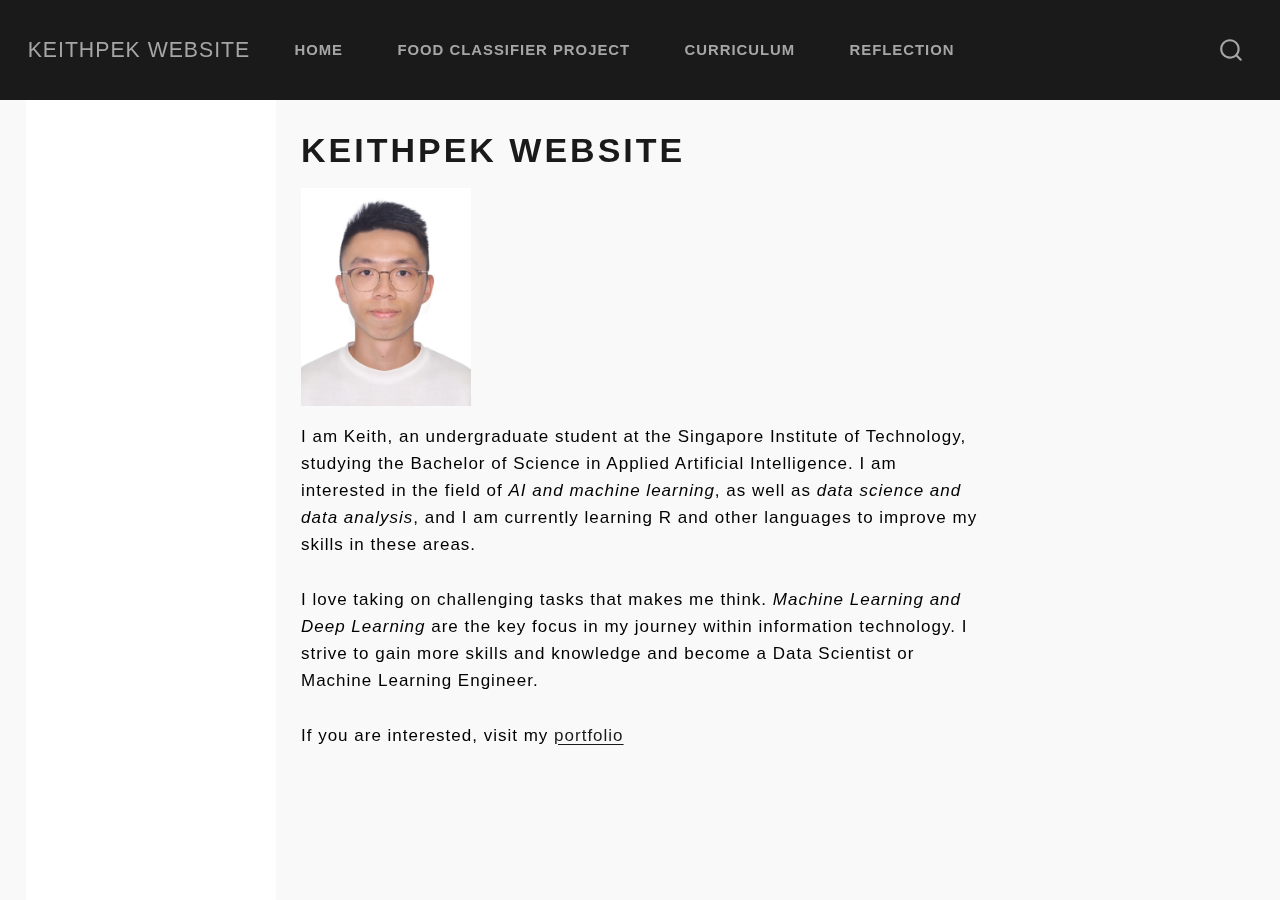
<file: docs/index.html>
<!DOCTYPE html>
<html xmlns="http://www.w3.org/1999/xhtml" lang="en" xml:lang="en"><head>

<meta charset="utf-8">
<meta name="generator" content="quarto-1.6.42">

<meta name="viewport" content="width=device-width, initial-scale=1.0, user-scalable=yes">


<title>Keithpek website</title>
<style>
code{white-space: pre-wrap;}
span.smallcaps{font-variant: small-caps;}
div.columns{display: flex; gap: min(4vw, 1.5em);}
div.column{flex: auto; overflow-x: auto;}
div.hanging-indent{margin-left: 1.5em; text-indent: -1.5em;}
ul.task-list{list-style: none;}
ul.task-list li input[type="checkbox"] {
  width: 0.8em;
  margin: 0 0.8em 0.2em -1em; /* quarto-specific, see https://github.com/quarto-dev/quarto-cli/issues/4556 */ 
  vertical-align: middle;
}
</style>


<script src="site_libs/quarto-nav/quarto-nav.js"></script>
<script src="site_libs/quarto-nav/headroom.min.js"></script>
<script src="site_libs/clipboard/clipboard.min.js"></script>
<script src="site_libs/quarto-search/autocomplete.umd.js"></script>
<script src="site_libs/quarto-search/fuse.min.js"></script>
<script src="site_libs/quarto-search/quarto-search.js"></script>
<meta name="quarto:offset" content="./">
<link href="./favicon.ico" rel="icon">
<script src="site_libs/quarto-html/quarto.js"></script>
<script src="site_libs/quarto-html/popper.min.js"></script>
<script src="site_libs/quarto-html/tippy.umd.min.js"></script>
<script src="site_libs/quarto-html/anchor.min.js"></script>
<link href="site_libs/quarto-html/tippy.css" rel="stylesheet">
<link href="site_libs/quarto-html/quarto-syntax-highlighting-2f5df379a58b258e96c21c0638c20c03.css" rel="stylesheet" id="quarto-text-highlighting-styles">
<script src="site_libs/bootstrap/bootstrap.min.js"></script>
<link href="site_libs/bootstrap/bootstrap-icons.css" rel="stylesheet">
<link href="site_libs/bootstrap/bootstrap-bf19b75f51ea680c8de03e84aa65eabd.min.css" rel="stylesheet" append-hash="true" id="quarto-bootstrap" data-mode="light">
<script id="quarto-search-options" type="application/json">{
  "location": "navbar",
  "copy-button": false,
  "collapse-after": 3,
  "panel-placement": "end",
  "type": "overlay",
  "limit": 50,
  "keyboard-shortcut": [
    "f",
    "/",
    "s"
  ],
  "show-item-context": false,
  "language": {
    "search-no-results-text": "No results",
    "search-matching-documents-text": "matching documents",
    "search-copy-link-title": "Copy link to search",
    "search-hide-matches-text": "Hide additional matches",
    "search-more-match-text": "more match in this document",
    "search-more-matches-text": "more matches in this document",
    "search-clear-button-title": "Clear",
    "search-text-placeholder": "",
    "search-detached-cancel-button-title": "Cancel",
    "search-submit-button-title": "Submit",
    "search-label": "Search"
  }
}</script>


<link rel="stylesheet" href="styles.css">
</head>

<body class="floating nav-fixed">

<div id="quarto-search-results"></div>
  <header id="quarto-header" class="headroom fixed-top">
    <nav class="navbar navbar-expand-lg " data-bs-theme="dark">
      <div class="navbar-container container-fluid">
      <div class="navbar-brand-container mx-auto">
    <a class="navbar-brand" href="./index.html">
    <span class="navbar-title">Keithpek website</span>
    </a>
  </div>
            <div id="quarto-search" class="" title="Search"></div>
          <button class="navbar-toggler" type="button" data-bs-toggle="collapse" data-bs-target="#navbarCollapse" aria-controls="navbarCollapse" role="menu" aria-expanded="false" aria-label="Toggle navigation" onclick="if (window.quartoToggleHeadroom) { window.quartoToggleHeadroom(); }">
  <span class="navbar-toggler-icon"></span>
</button>
          <div class="collapse navbar-collapse" id="navbarCollapse">
            <ul class="navbar-nav navbar-nav-scroll me-auto">
  <li class="nav-item">
    <a class="nav-link active" href="./index.html" aria-current="page"> 
<span class="menu-text">Home</span></a>
  </li>  
  <li class="nav-item">
    <a class="nav-link" href="./fcproject.html"> 
<span class="menu-text">Food classifier Project</span></a>
  </li>  
  <li class="nav-item">
    <a class="nav-link" href="./curriculum.html"> 
<span class="menu-text">Curriculum</span></a>
  </li>  
  <li class="nav-item">
    <a class="nav-link" href="./reflection.html"> 
<span class="menu-text">Reflection</span></a>
  </li>  
</ul>
          </div> <!-- /navcollapse -->
            <div class="quarto-navbar-tools">
</div>
      </div> <!-- /container-fluid -->
    </nav>
</header>
<!-- content -->
<div id="quarto-content" class="quarto-container page-columns page-rows-contents page-layout-article page-navbar">
<!-- sidebar -->
  <nav id="quarto-sidebar" class="sidebar collapse collapse-horizontal quarto-sidebar-collapse-item sidebar-navigation floating overflow-auto">
    
</nav>
<div id="quarto-sidebar-glass" class="quarto-sidebar-collapse-item" data-bs-toggle="collapse" data-bs-target=".quarto-sidebar-collapse-item"></div>
<!-- margin-sidebar -->
    <div id="quarto-margin-sidebar" class="sidebar margin-sidebar zindex-bottom">
    </div>
<!-- main -->
<main class="content" id="quarto-document-content">

<header id="title-block-header" class="quarto-title-block default">
<div class="quarto-title">
<h1 class="title">Keithpek website</h1>
</div>



<div class="quarto-title-meta">

    
  
    
  </div>
  


</header>


<div style="float:left; position: relative; top: 0px">
<p><img src="img/keith_pic.jpeg" style="margin-right: 10px; align: left;width:25.0%;height:25.0%"></p>
</div>
<p>I am Keith, an undergraduate student at the Singapore Institute of Technology, studying the <strong>Bachelor of Science in Applied Artificial Intelligence</strong>. I am interested in the field of <em>AI and machine learning</em>, as well as <em>data science and data analysis</em>, and I am currently learning R and other languages to improve my skills in these areas. <br> <br> I love taking on challenging tasks that makes me think. <em>Machine Learning and Deep Learning</em> are the key focus in my journey within information technology. I strive to gain more skills and knowledge and become a Data Scientist or Machine Learning Engineer. <br> <br> If you are interested, visit my <a href="https://keithpek.wixsite.com/portfolio">portfolio</a></p>



</main> <!-- /main -->
<script id="quarto-html-after-body" type="application/javascript">
window.document.addEventListener("DOMContentLoaded", function (event) {
  const toggleBodyColorMode = (bsSheetEl) => {
    const mode = bsSheetEl.getAttribute("data-mode");
    const bodyEl = window.document.querySelector("body");
    if (mode === "dark") {
      bodyEl.classList.add("quarto-dark");
      bodyEl.classList.remove("quarto-light");
    } else {
      bodyEl.classList.add("quarto-light");
      bodyEl.classList.remove("quarto-dark");
    }
  }
  const toggleBodyColorPrimary = () => {
    const bsSheetEl = window.document.querySelector("link#quarto-bootstrap");
    if (bsSheetEl) {
      toggleBodyColorMode(bsSheetEl);
    }
  }
  toggleBodyColorPrimary();  
  const icon = "";
  const anchorJS = new window.AnchorJS();
  anchorJS.options = {
    placement: 'right',
    icon: icon
  };
  anchorJS.add('.anchored');
  const isCodeAnnotation = (el) => {
    for (const clz of el.classList) {
      if (clz.startsWith('code-annotation-')) {                     
        return true;
      }
    }
    return false;
  }
  const onCopySuccess = function(e) {
    // button target
    const button = e.trigger;
    // don't keep focus
    button.blur();
    // flash "checked"
    button.classList.add('code-copy-button-checked');
    var currentTitle = button.getAttribute("title");
    button.setAttribute("title", "Copied!");
    let tooltip;
    if (window.bootstrap) {
      button.setAttribute("data-bs-toggle", "tooltip");
      button.setAttribute("data-bs-placement", "left");
      button.setAttribute("data-bs-title", "Copied!");
      tooltip = new bootstrap.Tooltip(button, 
        { trigger: "manual", 
          customClass: "code-copy-button-tooltip",
          offset: [0, -8]});
      tooltip.show();    
    }
    setTimeout(function() {
      if (tooltip) {
        tooltip.hide();
        button.removeAttribute("data-bs-title");
        button.removeAttribute("data-bs-toggle");
        button.removeAttribute("data-bs-placement");
      }
      button.setAttribute("title", currentTitle);
      button.classList.remove('code-copy-button-checked');
    }, 1000);
    // clear code selection
    e.clearSelection();
  }
  const getTextToCopy = function(trigger) {
      const codeEl = trigger.previousElementSibling.cloneNode(true);
      for (const childEl of codeEl.children) {
        if (isCodeAnnotation(childEl)) {
          childEl.remove();
        }
      }
      return codeEl.innerText;
  }
  const clipboard = new window.ClipboardJS('.code-copy-button:not([data-in-quarto-modal])', {
    text: getTextToCopy
  });
  clipboard.on('success', onCopySuccess);
  if (window.document.getElementById('quarto-embedded-source-code-modal')) {
    const clipboardModal = new window.ClipboardJS('.code-copy-button[data-in-quarto-modal]', {
      text: getTextToCopy,
      container: window.document.getElementById('quarto-embedded-source-code-modal')
    });
    clipboardModal.on('success', onCopySuccess);
  }
    var localhostRegex = new RegExp(/^(?:http|https):\/\/localhost\:?[0-9]*\//);
    var mailtoRegex = new RegExp(/^mailto:/);
      var filterRegex = new RegExp('/' + window.location.host + '/');
    var isInternal = (href) => {
        return filterRegex.test(href) || localhostRegex.test(href) || mailtoRegex.test(href);
    }
    // Inspect non-navigation links and adorn them if external
 	var links = window.document.querySelectorAll('a[href]:not(.nav-link):not(.navbar-brand):not(.toc-action):not(.sidebar-link):not(.sidebar-item-toggle):not(.pagination-link):not(.no-external):not([aria-hidden]):not(.dropdown-item):not(.quarto-navigation-tool):not(.about-link)');
    for (var i=0; i<links.length; i++) {
      const link = links[i];
      if (!isInternal(link.href)) {
        // undo the damage that might have been done by quarto-nav.js in the case of
        // links that we want to consider external
        if (link.dataset.originalHref !== undefined) {
          link.href = link.dataset.originalHref;
        }
      }
    }
  function tippyHover(el, contentFn, onTriggerFn, onUntriggerFn) {
    const config = {
      allowHTML: true,
      maxWidth: 500,
      delay: 100,
      arrow: false,
      appendTo: function(el) {
          return el.parentElement;
      },
      interactive: true,
      interactiveBorder: 10,
      theme: 'quarto',
      placement: 'bottom-start',
    };
    if (contentFn) {
      config.content = contentFn;
    }
    if (onTriggerFn) {
      config.onTrigger = onTriggerFn;
    }
    if (onUntriggerFn) {
      config.onUntrigger = onUntriggerFn;
    }
    window.tippy(el, config); 
  }
  const noterefs = window.document.querySelectorAll('a[role="doc-noteref"]');
  for (var i=0; i<noterefs.length; i++) {
    const ref = noterefs[i];
    tippyHover(ref, function() {
      // use id or data attribute instead here
      let href = ref.getAttribute('data-footnote-href') || ref.getAttribute('href');
      try { href = new URL(href).hash; } catch {}
      const id = href.replace(/^#\/?/, "");
      const note = window.document.getElementById(id);
      if (note) {
        return note.innerHTML;
      } else {
        return "";
      }
    });
  }
  const xrefs = window.document.querySelectorAll('a.quarto-xref');
  const processXRef = (id, note) => {
    // Strip column container classes
    const stripColumnClz = (el) => {
      el.classList.remove("page-full", "page-columns");
      if (el.children) {
        for (const child of el.children) {
          stripColumnClz(child);
        }
      }
    }
    stripColumnClz(note)
    if (id === null || id.startsWith('sec-')) {
      // Special case sections, only their first couple elements
      const container = document.createElement("div");
      if (note.children && note.children.length > 2) {
        container.appendChild(note.children[0].cloneNode(true));
        for (let i = 1; i < note.children.length; i++) {
          const child = note.children[i];
          if (child.tagName === "P" && child.innerText === "") {
            continue;
          } else {
            container.appendChild(child.cloneNode(true));
            break;
          }
        }
        if (window.Quarto?.typesetMath) {
          window.Quarto.typesetMath(container);
        }
        return container.innerHTML
      } else {
        if (window.Quarto?.typesetMath) {
          window.Quarto.typesetMath(note);
        }
        return note.innerHTML;
      }
    } else {
      // Remove any anchor links if they are present
      const anchorLink = note.querySelector('a.anchorjs-link');
      if (anchorLink) {
        anchorLink.remove();
      }
      if (window.Quarto?.typesetMath) {
        window.Quarto.typesetMath(note);
      }
      if (note.classList.contains("callout")) {
        return note.outerHTML;
      } else {
        return note.innerHTML;
      }
    }
  }
  for (var i=0; i<xrefs.length; i++) {
    const xref = xrefs[i];
    tippyHover(xref, undefined, function(instance) {
      instance.disable();
      let url = xref.getAttribute('href');
      let hash = undefined; 
      if (url.startsWith('#')) {
        hash = url;
      } else {
        try { hash = new URL(url).hash; } catch {}
      }
      if (hash) {
        const id = hash.replace(/^#\/?/, "");
        const note = window.document.getElementById(id);
        if (note !== null) {
          try {
            const html = processXRef(id, note.cloneNode(true));
            instance.setContent(html);
          } finally {
            instance.enable();
            instance.show();
          }
        } else {
          // See if we can fetch this
          fetch(url.split('#')[0])
          .then(res => res.text())
          .then(html => {
            const parser = new DOMParser();
            const htmlDoc = parser.parseFromString(html, "text/html");
            const note = htmlDoc.getElementById(id);
            if (note !== null) {
              const html = processXRef(id, note);
              instance.setContent(html);
            } 
          }).finally(() => {
            instance.enable();
            instance.show();
          });
        }
      } else {
        // See if we can fetch a full url (with no hash to target)
        // This is a special case and we should probably do some content thinning / targeting
        fetch(url)
        .then(res => res.text())
        .then(html => {
          const parser = new DOMParser();
          const htmlDoc = parser.parseFromString(html, "text/html");
          const note = htmlDoc.querySelector('main.content');
          if (note !== null) {
            // This should only happen for chapter cross references
            // (since there is no id in the URL)
            // remove the first header
            if (note.children.length > 0 && note.children[0].tagName === "HEADER") {
              note.children[0].remove();
            }
            const html = processXRef(null, note);
            instance.setContent(html);
          } 
        }).finally(() => {
          instance.enable();
          instance.show();
        });
      }
    }, function(instance) {
    });
  }
      let selectedAnnoteEl;
      const selectorForAnnotation = ( cell, annotation) => {
        let cellAttr = 'data-code-cell="' + cell + '"';
        let lineAttr = 'data-code-annotation="' +  annotation + '"';
        const selector = 'span[' + cellAttr + '][' + lineAttr + ']';
        return selector;
      }
      const selectCodeLines = (annoteEl) => {
        const doc = window.document;
        const targetCell = annoteEl.getAttribute("data-target-cell");
        const targetAnnotation = annoteEl.getAttribute("data-target-annotation");
        const annoteSpan = window.document.querySelector(selectorForAnnotation(targetCell, targetAnnotation));
        const lines = annoteSpan.getAttribute("data-code-lines").split(",");
        const lineIds = lines.map((line) => {
          return targetCell + "-" + line;
        })
        let top = null;
        let height = null;
        let parent = null;
        if (lineIds.length > 0) {
            //compute the position of the single el (top and bottom and make a div)
            const el = window.document.getElementById(lineIds[0]);
            top = el.offsetTop;
            height = el.offsetHeight;
            parent = el.parentElement.parentElement;
          if (lineIds.length > 1) {
            const lastEl = window.document.getElementById(lineIds[lineIds.length - 1]);
            const bottom = lastEl.offsetTop + lastEl.offsetHeight;
            height = bottom - top;
          }
          if (top !== null && height !== null && parent !== null) {
            // cook up a div (if necessary) and position it 
            let div = window.document.getElementById("code-annotation-line-highlight");
            if (div === null) {
              div = window.document.createElement("div");
              div.setAttribute("id", "code-annotation-line-highlight");
              div.style.position = 'absolute';
              parent.appendChild(div);
            }
            div.style.top = top - 2 + "px";
            div.style.height = height + 4 + "px";
            div.style.left = 0;
            let gutterDiv = window.document.getElementById("code-annotation-line-highlight-gutter");
            if (gutterDiv === null) {
              gutterDiv = window.document.createElement("div");
              gutterDiv.setAttribute("id", "code-annotation-line-highlight-gutter");
              gutterDiv.style.position = 'absolute';
              const codeCell = window.document.getElementById(targetCell);
              const gutter = codeCell.querySelector('.code-annotation-gutter');
              gutter.appendChild(gutterDiv);
            }
            gutterDiv.style.top = top - 2 + "px";
            gutterDiv.style.height = height + 4 + "px";
          }
          selectedAnnoteEl = annoteEl;
        }
      };
      const unselectCodeLines = () => {
        const elementsIds = ["code-annotation-line-highlight", "code-annotation-line-highlight-gutter"];
        elementsIds.forEach((elId) => {
          const div = window.document.getElementById(elId);
          if (div) {
            div.remove();
          }
        });
        selectedAnnoteEl = undefined;
      };
        // Handle positioning of the toggle
    window.addEventListener(
      "resize",
      throttle(() => {
        elRect = undefined;
        if (selectedAnnoteEl) {
          selectCodeLines(selectedAnnoteEl);
        }
      }, 10)
    );
    function throttle(fn, ms) {
    let throttle = false;
    let timer;
      return (...args) => {
        if(!throttle) { // first call gets through
            fn.apply(this, args);
            throttle = true;
        } else { // all the others get throttled
            if(timer) clearTimeout(timer); // cancel #2
            timer = setTimeout(() => {
              fn.apply(this, args);
              timer = throttle = false;
            }, ms);
        }
      };
    }
      // Attach click handler to the DT
      const annoteDls = window.document.querySelectorAll('dt[data-target-cell]');
      for (const annoteDlNode of annoteDls) {
        annoteDlNode.addEventListener('click', (event) => {
          const clickedEl = event.target;
          if (clickedEl !== selectedAnnoteEl) {
            unselectCodeLines();
            const activeEl = window.document.querySelector('dt[data-target-cell].code-annotation-active');
            if (activeEl) {
              activeEl.classList.remove('code-annotation-active');
            }
            selectCodeLines(clickedEl);
            clickedEl.classList.add('code-annotation-active');
          } else {
            // Unselect the line
            unselectCodeLines();
            clickedEl.classList.remove('code-annotation-active');
          }
        });
      }
  const findCites = (el) => {
    const parentEl = el.parentElement;
    if (parentEl) {
      const cites = parentEl.dataset.cites;
      if (cites) {
        return {
          el,
          cites: cites.split(' ')
        };
      } else {
        return findCites(el.parentElement)
      }
    } else {
      return undefined;
    }
  };
  var bibliorefs = window.document.querySelectorAll('a[role="doc-biblioref"]');
  for (var i=0; i<bibliorefs.length; i++) {
    const ref = bibliorefs[i];
    const citeInfo = findCites(ref);
    if (citeInfo) {
      tippyHover(citeInfo.el, function() {
        var popup = window.document.createElement('div');
        citeInfo.cites.forEach(function(cite) {
          var citeDiv = window.document.createElement('div');
          citeDiv.classList.add('hanging-indent');
          citeDiv.classList.add('csl-entry');
          var biblioDiv = window.document.getElementById('ref-' + cite);
          if (biblioDiv) {
            citeDiv.innerHTML = biblioDiv.innerHTML;
          }
          popup.appendChild(citeDiv);
        });
        return popup.innerHTML;
      });
    }
  }
});
</script>
</div> <!-- /content -->




</body></html>
</file>
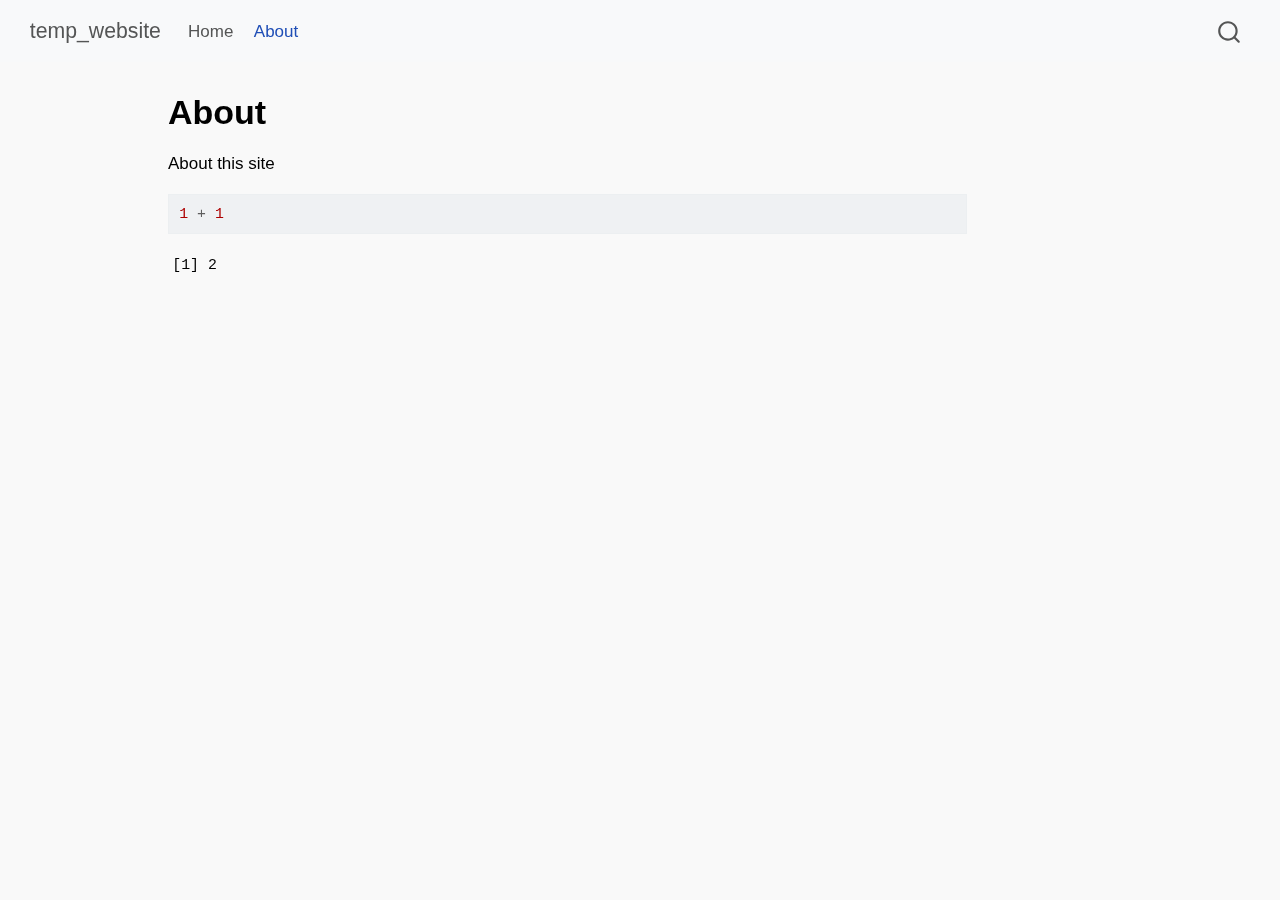
<file: docs/about.html>
<!DOCTYPE html>
<html xmlns="http://www.w3.org/1999/xhtml" lang="en" xml:lang="en"><head>

<meta charset="utf-8">
<meta name="generator" content="quarto-1.6.42">

<meta name="viewport" content="width=device-width, initial-scale=1.0, user-scalable=yes">


<title>About – temp_website</title>
<style>
code{white-space: pre-wrap;}
span.smallcaps{font-variant: small-caps;}
div.columns{display: flex; gap: min(4vw, 1.5em);}
div.column{flex: auto; overflow-x: auto;}
div.hanging-indent{margin-left: 1.5em; text-indent: -1.5em;}
ul.task-list{list-style: none;}
ul.task-list li input[type="checkbox"] {
  width: 0.8em;
  margin: 0 0.8em 0.2em -1em; /* quarto-specific, see https://github.com/quarto-dev/quarto-cli/issues/4556 */ 
  vertical-align: middle;
}
/* CSS for syntax highlighting */
pre > code.sourceCode { white-space: pre; position: relative; }
pre > code.sourceCode > span { line-height: 1.25; }
pre > code.sourceCode > span:empty { height: 1.2em; }
.sourceCode { overflow: visible; }
code.sourceCode > span { color: inherit; text-decoration: inherit; }
div.sourceCode { margin: 1em 0; }
pre.sourceCode { margin: 0; }
@media screen {
div.sourceCode { overflow: auto; }
}
@media print {
pre > code.sourceCode { white-space: pre-wrap; }
pre > code.sourceCode > span { display: inline-block; text-indent: -5em; padding-left: 5em; }
}
pre.numberSource code
  { counter-reset: source-line 0; }
pre.numberSource code > span
  { position: relative; left: -4em; counter-increment: source-line; }
pre.numberSource code > span > a:first-child::before
  { content: counter(source-line);
    position: relative; left: -1em; text-align: right; vertical-align: baseline;
    border: none; display: inline-block;
    -webkit-touch-callout: none; -webkit-user-select: none;
    -khtml-user-select: none; -moz-user-select: none;
    -ms-user-select: none; user-select: none;
    padding: 0 4px; width: 4em;
  }
pre.numberSource { margin-left: 3em;  padding-left: 4px; }
div.sourceCode
  {   }
@media screen {
pre > code.sourceCode > span > a:first-child::before { text-decoration: underline; }
}
</style>


<script src="site_libs/quarto-nav/quarto-nav.js"></script>
<script src="site_libs/quarto-nav/headroom.min.js"></script>
<script src="site_libs/clipboard/clipboard.min.js"></script>
<script src="site_libs/quarto-search/autocomplete.umd.js"></script>
<script src="site_libs/quarto-search/fuse.min.js"></script>
<script src="site_libs/quarto-search/quarto-search.js"></script>
<meta name="quarto:offset" content="./">
<script src="site_libs/quarto-html/quarto.js"></script>
<script src="site_libs/quarto-html/popper.min.js"></script>
<script src="site_libs/quarto-html/tippy.umd.min.js"></script>
<script src="site_libs/quarto-html/anchor.min.js"></script>
<link href="site_libs/quarto-html/tippy.css" rel="stylesheet">
<link href="site_libs/quarto-html/quarto-syntax-highlighting-2f5df379a58b258e96c21c0638c20c03.css" rel="stylesheet" id="quarto-text-highlighting-styles">
<script src="site_libs/bootstrap/bootstrap.min.js"></script>
<link href="site_libs/bootstrap/bootstrap-icons.css" rel="stylesheet">
<link href="site_libs/bootstrap/bootstrap-ddd961a2510921635943dfbbd19534c4.min.css" rel="stylesheet" append-hash="true" id="quarto-bootstrap" data-mode="light">
<script id="quarto-search-options" type="application/json">{
  "location": "navbar",
  "copy-button": false,
  "collapse-after": 3,
  "panel-placement": "end",
  "type": "overlay",
  "limit": 50,
  "keyboard-shortcut": [
    "f",
    "/",
    "s"
  ],
  "show-item-context": false,
  "language": {
    "search-no-results-text": "No results",
    "search-matching-documents-text": "matching documents",
    "search-copy-link-title": "Copy link to search",
    "search-hide-matches-text": "Hide additional matches",
    "search-more-match-text": "more match in this document",
    "search-more-matches-text": "more matches in this document",
    "search-clear-button-title": "Clear",
    "search-text-placeholder": "",
    "search-detached-cancel-button-title": "Cancel",
    "search-submit-button-title": "Submit",
    "search-label": "Search"
  }
}</script>


<link rel="stylesheet" href="styles.css">
</head>

<body class="nav-fixed">

<div id="quarto-search-results"></div>
  <header id="quarto-header" class="headroom fixed-top">
    <nav class="navbar navbar-expand-lg " data-bs-theme="dark">
      <div class="navbar-container container-fluid">
      <div class="navbar-brand-container mx-auto">
    <a class="navbar-brand" href="./index.html">
    <span class="navbar-title">temp_website</span>
    </a>
  </div>
            <div id="quarto-search" class="" title="Search"></div>
          <button class="navbar-toggler" type="button" data-bs-toggle="collapse" data-bs-target="#navbarCollapse" aria-controls="navbarCollapse" role="menu" aria-expanded="false" aria-label="Toggle navigation" onclick="if (window.quartoToggleHeadroom) { window.quartoToggleHeadroom(); }">
  <span class="navbar-toggler-icon"></span>
</button>
          <div class="collapse navbar-collapse" id="navbarCollapse">
            <ul class="navbar-nav navbar-nav-scroll me-auto">
  <li class="nav-item">
    <a class="nav-link" href="./index.html"> 
<span class="menu-text">Home</span></a>
  </li>  
  <li class="nav-item">
    <a class="nav-link active" href="./about.html" aria-current="page"> 
<span class="menu-text">About</span></a>
  </li>  
</ul>
          </div> <!-- /navcollapse -->
            <div class="quarto-navbar-tools">
</div>
      </div> <!-- /container-fluid -->
    </nav>
</header>
<!-- content -->
<div id="quarto-content" class="quarto-container page-columns page-rows-contents page-layout-article page-navbar">
<!-- sidebar -->
<!-- margin-sidebar -->
    <div id="quarto-margin-sidebar" class="sidebar margin-sidebar zindex-bottom">
        
    </div>
<!-- main -->
<main class="content" id="quarto-document-content">

<header id="title-block-header" class="quarto-title-block default">
<div class="quarto-title">
<h1 class="title">About</h1>
</div>



<div class="quarto-title-meta">

    
  
    
  </div>
  


</header>


<p>About this site</p>
<div class="cell">
<div class="sourceCode cell-code" id="cb1"><pre class="sourceCode r code-with-copy"><code class="sourceCode r"><span id="cb1-1"><a href="#cb1-1" aria-hidden="true" tabindex="-1"></a><span class="dv">1</span> <span class="sc">+</span> <span class="dv">1</span></span></code><button title="Copy to Clipboard" class="code-copy-button"><i class="bi"></i></button></pre></div>
<div class="cell-output cell-output-stdout">
<pre><code>[1] 2</code></pre>
</div>
</div>



</main> <!-- /main -->
<script id="quarto-html-after-body" type="application/javascript">
window.document.addEventListener("DOMContentLoaded", function (event) {
  const toggleBodyColorMode = (bsSheetEl) => {
    const mode = bsSheetEl.getAttribute("data-mode");
    const bodyEl = window.document.querySelector("body");
    if (mode === "dark") {
      bodyEl.classList.add("quarto-dark");
      bodyEl.classList.remove("quarto-light");
    } else {
      bodyEl.classList.add("quarto-light");
      bodyEl.classList.remove("quarto-dark");
    }
  }
  const toggleBodyColorPrimary = () => {
    const bsSheetEl = window.document.querySelector("link#quarto-bootstrap");
    if (bsSheetEl) {
      toggleBodyColorMode(bsSheetEl);
    }
  }
  toggleBodyColorPrimary();  
  const icon = "";
  const anchorJS = new window.AnchorJS();
  anchorJS.options = {
    placement: 'right',
    icon: icon
  };
  anchorJS.add('.anchored');
  const isCodeAnnotation = (el) => {
    for (const clz of el.classList) {
      if (clz.startsWith('code-annotation-')) {                     
        return true;
      }
    }
    return false;
  }
  const onCopySuccess = function(e) {
    // button target
    const button = e.trigger;
    // don't keep focus
    button.blur();
    // flash "checked"
    button.classList.add('code-copy-button-checked');
    var currentTitle = button.getAttribute("title");
    button.setAttribute("title", "Copied!");
    let tooltip;
    if (window.bootstrap) {
      button.setAttribute("data-bs-toggle", "tooltip");
      button.setAttribute("data-bs-placement", "left");
      button.setAttribute("data-bs-title", "Copied!");
      tooltip = new bootstrap.Tooltip(button, 
        { trigger: "manual", 
          customClass: "code-copy-button-tooltip",
          offset: [0, -8]});
      tooltip.show();    
    }
    setTimeout(function() {
      if (tooltip) {
        tooltip.hide();
        button.removeAttribute("data-bs-title");
        button.removeAttribute("data-bs-toggle");
        button.removeAttribute("data-bs-placement");
      }
      button.setAttribute("title", currentTitle);
      button.classList.remove('code-copy-button-checked');
    }, 1000);
    // clear code selection
    e.clearSelection();
  }
  const getTextToCopy = function(trigger) {
      const codeEl = trigger.previousElementSibling.cloneNode(true);
      for (const childEl of codeEl.children) {
        if (isCodeAnnotation(childEl)) {
          childEl.remove();
        }
      }
      return codeEl.innerText;
  }
  const clipboard = new window.ClipboardJS('.code-copy-button:not([data-in-quarto-modal])', {
    text: getTextToCopy
  });
  clipboard.on('success', onCopySuccess);
  if (window.document.getElementById('quarto-embedded-source-code-modal')) {
    const clipboardModal = new window.ClipboardJS('.code-copy-button[data-in-quarto-modal]', {
      text: getTextToCopy,
      container: window.document.getElementById('quarto-embedded-source-code-modal')
    });
    clipboardModal.on('success', onCopySuccess);
  }
    var localhostRegex = new RegExp(/^(?:http|https):\/\/localhost\:?[0-9]*\//);
    var mailtoRegex = new RegExp(/^mailto:/);
      var filterRegex = new RegExp('/' + window.location.host + '/');
    var isInternal = (href) => {
        return filterRegex.test(href) || localhostRegex.test(href) || mailtoRegex.test(href);
    }
    // Inspect non-navigation links and adorn them if external
 	var links = window.document.querySelectorAll('a[href]:not(.nav-link):not(.navbar-brand):not(.toc-action):not(.sidebar-link):not(.sidebar-item-toggle):not(.pagination-link):not(.no-external):not([aria-hidden]):not(.dropdown-item):not(.quarto-navigation-tool):not(.about-link)');
    for (var i=0; i<links.length; i++) {
      const link = links[i];
      if (!isInternal(link.href)) {
        // undo the damage that might have been done by quarto-nav.js in the case of
        // links that we want to consider external
        if (link.dataset.originalHref !== undefined) {
          link.href = link.dataset.originalHref;
        }
      }
    }
  function tippyHover(el, contentFn, onTriggerFn, onUntriggerFn) {
    const config = {
      allowHTML: true,
      maxWidth: 500,
      delay: 100,
      arrow: false,
      appendTo: function(el) {
          return el.parentElement;
      },
      interactive: true,
      interactiveBorder: 10,
      theme: 'quarto',
      placement: 'bottom-start',
    };
    if (contentFn) {
      config.content = contentFn;
    }
    if (onTriggerFn) {
      config.onTrigger = onTriggerFn;
    }
    if (onUntriggerFn) {
      config.onUntrigger = onUntriggerFn;
    }
    window.tippy(el, config); 
  }
  const noterefs = window.document.querySelectorAll('a[role="doc-noteref"]');
  for (var i=0; i<noterefs.length; i++) {
    const ref = noterefs[i];
    tippyHover(ref, function() {
      // use id or data attribute instead here
      let href = ref.getAttribute('data-footnote-href') || ref.getAttribute('href');
      try { href = new URL(href).hash; } catch {}
      const id = href.replace(/^#\/?/, "");
      const note = window.document.getElementById(id);
      if (note) {
        return note.innerHTML;
      } else {
        return "";
      }
    });
  }
  const xrefs = window.document.querySelectorAll('a.quarto-xref');
  const processXRef = (id, note) => {
    // Strip column container classes
    const stripColumnClz = (el) => {
      el.classList.remove("page-full", "page-columns");
      if (el.children) {
        for (const child of el.children) {
          stripColumnClz(child);
        }
      }
    }
    stripColumnClz(note)
    if (id === null || id.startsWith('sec-')) {
      // Special case sections, only their first couple elements
      const container = document.createElement("div");
      if (note.children && note.children.length > 2) {
        container.appendChild(note.children[0].cloneNode(true));
        for (let i = 1; i < note.children.length; i++) {
          const child = note.children[i];
          if (child.tagName === "P" && child.innerText === "") {
            continue;
          } else {
            container.appendChild(child.cloneNode(true));
            break;
          }
        }
        if (window.Quarto?.typesetMath) {
          window.Quarto.typesetMath(container);
        }
        return container.innerHTML
      } else {
        if (window.Quarto?.typesetMath) {
          window.Quarto.typesetMath(note);
        }
        return note.innerHTML;
      }
    } else {
      // Remove any anchor links if they are present
      const anchorLink = note.querySelector('a.anchorjs-link');
      if (anchorLink) {
        anchorLink.remove();
      }
      if (window.Quarto?.typesetMath) {
        window.Quarto.typesetMath(note);
      }
      if (note.classList.contains("callout")) {
        return note.outerHTML;
      } else {
        return note.innerHTML;
      }
    }
  }
  for (var i=0; i<xrefs.length; i++) {
    const xref = xrefs[i];
    tippyHover(xref, undefined, function(instance) {
      instance.disable();
      let url = xref.getAttribute('href');
      let hash = undefined; 
      if (url.startsWith('#')) {
        hash = url;
      } else {
        try { hash = new URL(url).hash; } catch {}
      }
      if (hash) {
        const id = hash.replace(/^#\/?/, "");
        const note = window.document.getElementById(id);
        if (note !== null) {
          try {
            const html = processXRef(id, note.cloneNode(true));
            instance.setContent(html);
          } finally {
            instance.enable();
            instance.show();
          }
        } else {
          // See if we can fetch this
          fetch(url.split('#')[0])
          .then(res => res.text())
          .then(html => {
            const parser = new DOMParser();
            const htmlDoc = parser.parseFromString(html, "text/html");
            const note = htmlDoc.getElementById(id);
            if (note !== null) {
              const html = processXRef(id, note);
              instance.setContent(html);
            } 
          }).finally(() => {
            instance.enable();
            instance.show();
          });
        }
      } else {
        // See if we can fetch a full url (with no hash to target)
        // This is a special case and we should probably do some content thinning / targeting
        fetch(url)
        .then(res => res.text())
        .then(html => {
          const parser = new DOMParser();
          const htmlDoc = parser.parseFromString(html, "text/html");
          const note = htmlDoc.querySelector('main.content');
          if (note !== null) {
            // This should only happen for chapter cross references
            // (since there is no id in the URL)
            // remove the first header
            if (note.children.length > 0 && note.children[0].tagName === "HEADER") {
              note.children[0].remove();
            }
            const html = processXRef(null, note);
            instance.setContent(html);
          } 
        }).finally(() => {
          instance.enable();
          instance.show();
        });
      }
    }, function(instance) {
    });
  }
      let selectedAnnoteEl;
      const selectorForAnnotation = ( cell, annotation) => {
        let cellAttr = 'data-code-cell="' + cell + '"';
        let lineAttr = 'data-code-annotation="' +  annotation + '"';
        const selector = 'span[' + cellAttr + '][' + lineAttr + ']';
        return selector;
      }
      const selectCodeLines = (annoteEl) => {
        const doc = window.document;
        const targetCell = annoteEl.getAttribute("data-target-cell");
        const targetAnnotation = annoteEl.getAttribute("data-target-annotation");
        const annoteSpan = window.document.querySelector(selectorForAnnotation(targetCell, targetAnnotation));
        const lines = annoteSpan.getAttribute("data-code-lines").split(",");
        const lineIds = lines.map((line) => {
          return targetCell + "-" + line;
        })
        let top = null;
        let height = null;
        let parent = null;
        if (lineIds.length > 0) {
            //compute the position of the single el (top and bottom and make a div)
            const el = window.document.getElementById(lineIds[0]);
            top = el.offsetTop;
            height = el.offsetHeight;
            parent = el.parentElement.parentElement;
          if (lineIds.length > 1) {
            const lastEl = window.document.getElementById(lineIds[lineIds.length - 1]);
            const bottom = lastEl.offsetTop + lastEl.offsetHeight;
            height = bottom - top;
          }
          if (top !== null && height !== null && parent !== null) {
            // cook up a div (if necessary) and position it 
            let div = window.document.getElementById("code-annotation-line-highlight");
            if (div === null) {
              div = window.document.createElement("div");
              div.setAttribute("id", "code-annotation-line-highlight");
              div.style.position = 'absolute';
              parent.appendChild(div);
            }
            div.style.top = top - 2 + "px";
            div.style.height = height + 4 + "px";
            div.style.left = 0;
            let gutterDiv = window.document.getElementById("code-annotation-line-highlight-gutter");
            if (gutterDiv === null) {
              gutterDiv = window.document.createElement("div");
              gutterDiv.setAttribute("id", "code-annotation-line-highlight-gutter");
              gutterDiv.style.position = 'absolute';
              const codeCell = window.document.getElementById(targetCell);
              const gutter = codeCell.querySelector('.code-annotation-gutter');
              gutter.appendChild(gutterDiv);
            }
            gutterDiv.style.top = top - 2 + "px";
            gutterDiv.style.height = height + 4 + "px";
          }
          selectedAnnoteEl = annoteEl;
        }
      };
      const unselectCodeLines = () => {
        const elementsIds = ["code-annotation-line-highlight", "code-annotation-line-highlight-gutter"];
        elementsIds.forEach((elId) => {
          const div = window.document.getElementById(elId);
          if (div) {
            div.remove();
          }
        });
        selectedAnnoteEl = undefined;
      };
        // Handle positioning of the toggle
    window.addEventListener(
      "resize",
      throttle(() => {
        elRect = undefined;
        if (selectedAnnoteEl) {
          selectCodeLines(selectedAnnoteEl);
        }
      }, 10)
    );
    function throttle(fn, ms) {
    let throttle = false;
    let timer;
      return (...args) => {
        if(!throttle) { // first call gets through
            fn.apply(this, args);
            throttle = true;
        } else { // all the others get throttled
            if(timer) clearTimeout(timer); // cancel #2
            timer = setTimeout(() => {
              fn.apply(this, args);
              timer = throttle = false;
            }, ms);
        }
      };
    }
      // Attach click handler to the DT
      const annoteDls = window.document.querySelectorAll('dt[data-target-cell]');
      for (const annoteDlNode of annoteDls) {
        annoteDlNode.addEventListener('click', (event) => {
          const clickedEl = event.target;
          if (clickedEl !== selectedAnnoteEl) {
            unselectCodeLines();
            const activeEl = window.document.querySelector('dt[data-target-cell].code-annotation-active');
            if (activeEl) {
              activeEl.classList.remove('code-annotation-active');
            }
            selectCodeLines(clickedEl);
            clickedEl.classList.add('code-annotation-active');
          } else {
            // Unselect the line
            unselectCodeLines();
            clickedEl.classList.remove('code-annotation-active');
          }
        });
      }
  const findCites = (el) => {
    const parentEl = el.parentElement;
    if (parentEl) {
      const cites = parentEl.dataset.cites;
      if (cites) {
        return {
          el,
          cites: cites.split(' ')
        };
      } else {
        return findCites(el.parentElement)
      }
    } else {
      return undefined;
    }
  };
  var bibliorefs = window.document.querySelectorAll('a[role="doc-biblioref"]');
  for (var i=0; i<bibliorefs.length; i++) {
    const ref = bibliorefs[i];
    const citeInfo = findCites(ref);
    if (citeInfo) {
      tippyHover(citeInfo.el, function() {
        var popup = window.document.createElement('div');
        citeInfo.cites.forEach(function(cite) {
          var citeDiv = window.document.createElement('div');
          citeDiv.classList.add('hanging-indent');
          citeDiv.classList.add('csl-entry');
          var biblioDiv = window.document.getElementById('ref-' + cite);
          if (biblioDiv) {
            citeDiv.innerHTML = biblioDiv.innerHTML;
          }
          popup.appendChild(citeDiv);
        });
        return popup.innerHTML;
      });
    }
  }
});
</script>
</div> <!-- /content -->




</body></html>
</file>
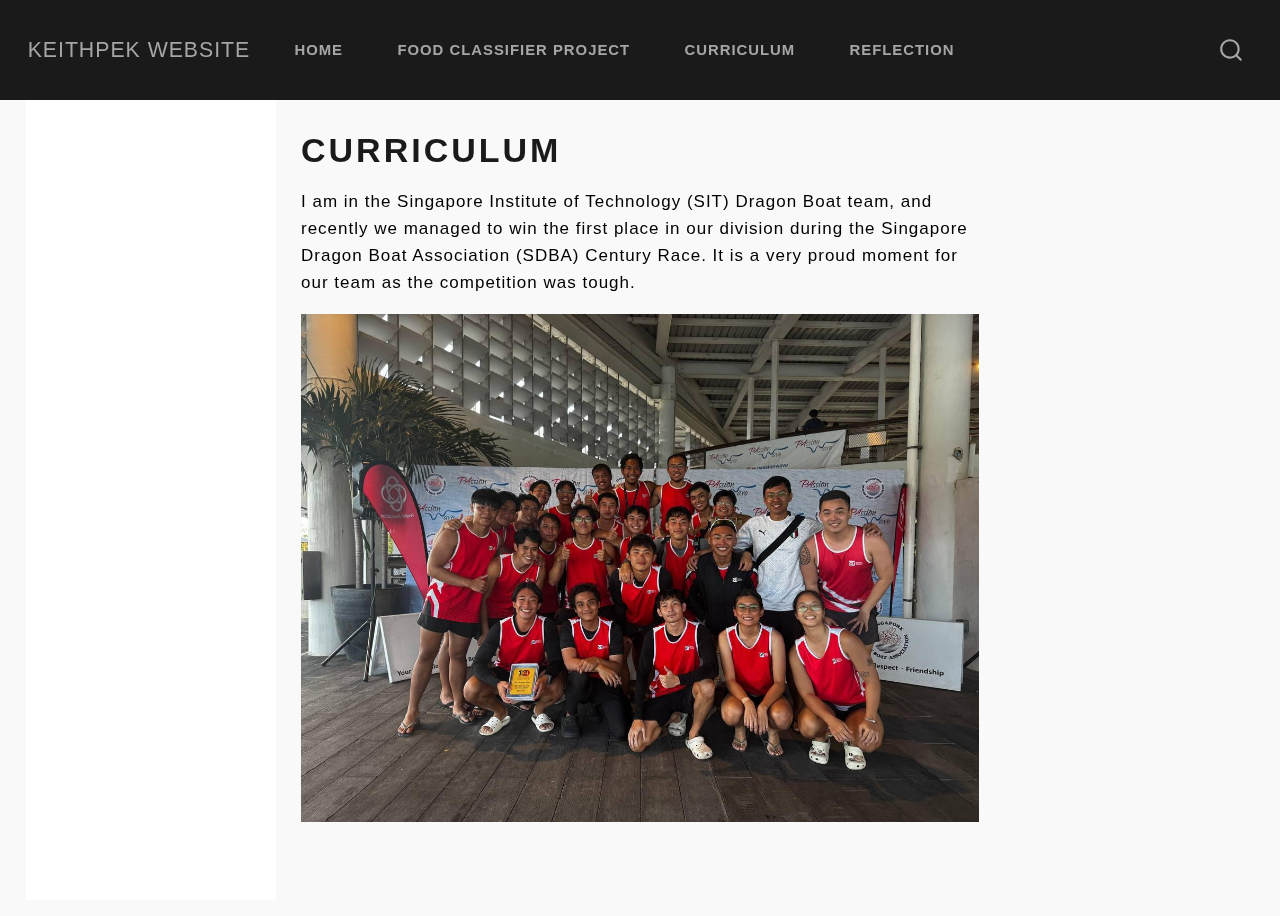
<file: docs/curriculum.html>
<!DOCTYPE html>
<html xmlns="http://www.w3.org/1999/xhtml" lang="en" xml:lang="en"><head>

<meta charset="utf-8">
<meta name="generator" content="quarto-1.6.42">

<meta name="viewport" content="width=device-width, initial-scale=1.0, user-scalable=yes">


<title>curriculum – Keithpek website</title>
<style>
code{white-space: pre-wrap;}
span.smallcaps{font-variant: small-caps;}
div.columns{display: flex; gap: min(4vw, 1.5em);}
div.column{flex: auto; overflow-x: auto;}
div.hanging-indent{margin-left: 1.5em; text-indent: -1.5em;}
ul.task-list{list-style: none;}
ul.task-list li input[type="checkbox"] {
  width: 0.8em;
  margin: 0 0.8em 0.2em -1em; /* quarto-specific, see https://github.com/quarto-dev/quarto-cli/issues/4556 */ 
  vertical-align: middle;
}
</style>


<script src="site_libs/quarto-nav/quarto-nav.js"></script>
<script src="site_libs/quarto-nav/headroom.min.js"></script>
<script src="site_libs/clipboard/clipboard.min.js"></script>
<script src="site_libs/quarto-search/autocomplete.umd.js"></script>
<script src="site_libs/quarto-search/fuse.min.js"></script>
<script src="site_libs/quarto-search/quarto-search.js"></script>
<meta name="quarto:offset" content="./">
<link href="./favicon.ico" rel="icon">
<script src="site_libs/quarto-html/quarto.js"></script>
<script src="site_libs/quarto-html/popper.min.js"></script>
<script src="site_libs/quarto-html/tippy.umd.min.js"></script>
<script src="site_libs/quarto-html/anchor.min.js"></script>
<link href="site_libs/quarto-html/tippy.css" rel="stylesheet">
<link href="site_libs/quarto-html/quarto-syntax-highlighting-2f5df379a58b258e96c21c0638c20c03.css" rel="stylesheet" id="quarto-text-highlighting-styles">
<script src="site_libs/bootstrap/bootstrap.min.js"></script>
<link href="site_libs/bootstrap/bootstrap-icons.css" rel="stylesheet">
<link href="site_libs/bootstrap/bootstrap-bf19b75f51ea680c8de03e84aa65eabd.min.css" rel="stylesheet" append-hash="true" id="quarto-bootstrap" data-mode="light">
<script id="quarto-search-options" type="application/json">{
  "location": "navbar",
  "copy-button": false,
  "collapse-after": 3,
  "panel-placement": "end",
  "type": "overlay",
  "limit": 50,
  "keyboard-shortcut": [
    "f",
    "/",
    "s"
  ],
  "show-item-context": false,
  "language": {
    "search-no-results-text": "No results",
    "search-matching-documents-text": "matching documents",
    "search-copy-link-title": "Copy link to search",
    "search-hide-matches-text": "Hide additional matches",
    "search-more-match-text": "more match in this document",
    "search-more-matches-text": "more matches in this document",
    "search-clear-button-title": "Clear",
    "search-text-placeholder": "",
    "search-detached-cancel-button-title": "Cancel",
    "search-submit-button-title": "Submit",
    "search-label": "Search"
  }
}</script>


<link rel="stylesheet" href="styles.css">
</head>

<body class="floating nav-fixed">

<div id="quarto-search-results"></div>
  <header id="quarto-header" class="headroom fixed-top">
    <nav class="navbar navbar-expand-lg " data-bs-theme="dark">
      <div class="navbar-container container-fluid">
      <div class="navbar-brand-container mx-auto">
    <a class="navbar-brand" href="./index.html">
    <span class="navbar-title">Keithpek website</span>
    </a>
  </div>
            <div id="quarto-search" class="" title="Search"></div>
          <button class="navbar-toggler" type="button" data-bs-toggle="collapse" data-bs-target="#navbarCollapse" aria-controls="navbarCollapse" role="menu" aria-expanded="false" aria-label="Toggle navigation" onclick="if (window.quartoToggleHeadroom) { window.quartoToggleHeadroom(); }">
  <span class="navbar-toggler-icon"></span>
</button>
          <div class="collapse navbar-collapse" id="navbarCollapse">
            <ul class="navbar-nav navbar-nav-scroll me-auto">
  <li class="nav-item">
    <a class="nav-link" href="./index.html"> 
<span class="menu-text">Home</span></a>
  </li>  
  <li class="nav-item">
    <a class="nav-link" href="./fcproject.html"> 
<span class="menu-text">Food classifier Project</span></a>
  </li>  
  <li class="nav-item">
    <a class="nav-link active" href="./curriculum.html" aria-current="page"> 
<span class="menu-text">Curriculum</span></a>
  </li>  
  <li class="nav-item">
    <a class="nav-link" href="./reflection.html"> 
<span class="menu-text">Reflection</span></a>
  </li>  
</ul>
          </div> <!-- /navcollapse -->
            <div class="quarto-navbar-tools">
</div>
      </div> <!-- /container-fluid -->
    </nav>
</header>
<!-- content -->
<div id="quarto-content" class="quarto-container page-columns page-rows-contents page-layout-article page-navbar">
<!-- sidebar -->
  <nav id="quarto-sidebar" class="sidebar collapse collapse-horizontal quarto-sidebar-collapse-item sidebar-navigation floating overflow-auto">
    
</nav>
<div id="quarto-sidebar-glass" class="quarto-sidebar-collapse-item" data-bs-toggle="collapse" data-bs-target=".quarto-sidebar-collapse-item"></div>
<!-- margin-sidebar -->
    <div id="quarto-margin-sidebar" class="sidebar margin-sidebar zindex-bottom">
    </div>
<!-- main -->
<main class="content" id="quarto-document-content">

<header id="title-block-header" class="quarto-title-block default">
<div class="quarto-title">
<h1 class="title">curriculum</h1>
</div>



<div class="quarto-title-meta">

    
  
    
  </div>
  


</header>


<p>I am in the Singapore Institute of Technology (SIT) Dragon Boat team, and recently we managed to win the first place in our division during the Singapore Dragon Boat Association (SDBA) Century Race. It is a very proud moment for our team as the competition was tough.</p>
<p><img src="img/DB_century.jpeg" alt="Century Race" width="100%" height="100%"></p>



</main> <!-- /main -->
<script id="quarto-html-after-body" type="application/javascript">
window.document.addEventListener("DOMContentLoaded", function (event) {
  const toggleBodyColorMode = (bsSheetEl) => {
    const mode = bsSheetEl.getAttribute("data-mode");
    const bodyEl = window.document.querySelector("body");
    if (mode === "dark") {
      bodyEl.classList.add("quarto-dark");
      bodyEl.classList.remove("quarto-light");
    } else {
      bodyEl.classList.add("quarto-light");
      bodyEl.classList.remove("quarto-dark");
    }
  }
  const toggleBodyColorPrimary = () => {
    const bsSheetEl = window.document.querySelector("link#quarto-bootstrap");
    if (bsSheetEl) {
      toggleBodyColorMode(bsSheetEl);
    }
  }
  toggleBodyColorPrimary();  
  const icon = "";
  const anchorJS = new window.AnchorJS();
  anchorJS.options = {
    placement: 'right',
    icon: icon
  };
  anchorJS.add('.anchored');
  const isCodeAnnotation = (el) => {
    for (const clz of el.classList) {
      if (clz.startsWith('code-annotation-')) {                     
        return true;
      }
    }
    return false;
  }
  const onCopySuccess = function(e) {
    // button target
    const button = e.trigger;
    // don't keep focus
    button.blur();
    // flash "checked"
    button.classList.add('code-copy-button-checked');
    var currentTitle = button.getAttribute("title");
    button.setAttribute("title", "Copied!");
    let tooltip;
    if (window.bootstrap) {
      button.setAttribute("data-bs-toggle", "tooltip");
      button.setAttribute("data-bs-placement", "left");
      button.setAttribute("data-bs-title", "Copied!");
      tooltip = new bootstrap.Tooltip(button, 
        { trigger: "manual", 
          customClass: "code-copy-button-tooltip",
          offset: [0, -8]});
      tooltip.show();    
    }
    setTimeout(function() {
      if (tooltip) {
        tooltip.hide();
        button.removeAttribute("data-bs-title");
        button.removeAttribute("data-bs-toggle");
        button.removeAttribute("data-bs-placement");
      }
      button.setAttribute("title", currentTitle);
      button.classList.remove('code-copy-button-checked');
    }, 1000);
    // clear code selection
    e.clearSelection();
  }
  const getTextToCopy = function(trigger) {
      const codeEl = trigger.previousElementSibling.cloneNode(true);
      for (const childEl of codeEl.children) {
        if (isCodeAnnotation(childEl)) {
          childEl.remove();
        }
      }
      return codeEl.innerText;
  }
  const clipboard = new window.ClipboardJS('.code-copy-button:not([data-in-quarto-modal])', {
    text: getTextToCopy
  });
  clipboard.on('success', onCopySuccess);
  if (window.document.getElementById('quarto-embedded-source-code-modal')) {
    const clipboardModal = new window.ClipboardJS('.code-copy-button[data-in-quarto-modal]', {
      text: getTextToCopy,
      container: window.document.getElementById('quarto-embedded-source-code-modal')
    });
    clipboardModal.on('success', onCopySuccess);
  }
    var localhostRegex = new RegExp(/^(?:http|https):\/\/localhost\:?[0-9]*\//);
    var mailtoRegex = new RegExp(/^mailto:/);
      var filterRegex = new RegExp('/' + window.location.host + '/');
    var isInternal = (href) => {
        return filterRegex.test(href) || localhostRegex.test(href) || mailtoRegex.test(href);
    }
    // Inspect non-navigation links and adorn them if external
 	var links = window.document.querySelectorAll('a[href]:not(.nav-link):not(.navbar-brand):not(.toc-action):not(.sidebar-link):not(.sidebar-item-toggle):not(.pagination-link):not(.no-external):not([aria-hidden]):not(.dropdown-item):not(.quarto-navigation-tool):not(.about-link)');
    for (var i=0; i<links.length; i++) {
      const link = links[i];
      if (!isInternal(link.href)) {
        // undo the damage that might have been done by quarto-nav.js in the case of
        // links that we want to consider external
        if (link.dataset.originalHref !== undefined) {
          link.href = link.dataset.originalHref;
        }
      }
    }
  function tippyHover(el, contentFn, onTriggerFn, onUntriggerFn) {
    const config = {
      allowHTML: true,
      maxWidth: 500,
      delay: 100,
      arrow: false,
      appendTo: function(el) {
          return el.parentElement;
      },
      interactive: true,
      interactiveBorder: 10,
      theme: 'quarto',
      placement: 'bottom-start',
    };
    if (contentFn) {
      config.content = contentFn;
    }
    if (onTriggerFn) {
      config.onTrigger = onTriggerFn;
    }
    if (onUntriggerFn) {
      config.onUntrigger = onUntriggerFn;
    }
    window.tippy(el, config); 
  }
  const noterefs = window.document.querySelectorAll('a[role="doc-noteref"]');
  for (var i=0; i<noterefs.length; i++) {
    const ref = noterefs[i];
    tippyHover(ref, function() {
      // use id or data attribute instead here
      let href = ref.getAttribute('data-footnote-href') || ref.getAttribute('href');
      try { href = new URL(href).hash; } catch {}
      const id = href.replace(/^#\/?/, "");
      const note = window.document.getElementById(id);
      if (note) {
        return note.innerHTML;
      } else {
        return "";
      }
    });
  }
  const xrefs = window.document.querySelectorAll('a.quarto-xref');
  const processXRef = (id, note) => {
    // Strip column container classes
    const stripColumnClz = (el) => {
      el.classList.remove("page-full", "page-columns");
      if (el.children) {
        for (const child of el.children) {
          stripColumnClz(child);
        }
      }
    }
    stripColumnClz(note)
    if (id === null || id.startsWith('sec-')) {
      // Special case sections, only their first couple elements
      const container = document.createElement("div");
      if (note.children && note.children.length > 2) {
        container.appendChild(note.children[0].cloneNode(true));
        for (let i = 1; i < note.children.length; i++) {
          const child = note.children[i];
          if (child.tagName === "P" && child.innerText === "") {
            continue;
          } else {
            container.appendChild(child.cloneNode(true));
            break;
          }
        }
        if (window.Quarto?.typesetMath) {
          window.Quarto.typesetMath(container);
        }
        return container.innerHTML
      } else {
        if (window.Quarto?.typesetMath) {
          window.Quarto.typesetMath(note);
        }
        return note.innerHTML;
      }
    } else {
      // Remove any anchor links if they are present
      const anchorLink = note.querySelector('a.anchorjs-link');
      if (anchorLink) {
        anchorLink.remove();
      }
      if (window.Quarto?.typesetMath) {
        window.Quarto.typesetMath(note);
      }
      if (note.classList.contains("callout")) {
        return note.outerHTML;
      } else {
        return note.innerHTML;
      }
    }
  }
  for (var i=0; i<xrefs.length; i++) {
    const xref = xrefs[i];
    tippyHover(xref, undefined, function(instance) {
      instance.disable();
      let url = xref.getAttribute('href');
      let hash = undefined; 
      if (url.startsWith('#')) {
        hash = url;
      } else {
        try { hash = new URL(url).hash; } catch {}
      }
      if (hash) {
        const id = hash.replace(/^#\/?/, "");
        const note = window.document.getElementById(id);
        if (note !== null) {
          try {
            const html = processXRef(id, note.cloneNode(true));
            instance.setContent(html);
          } finally {
            instance.enable();
            instance.show();
          }
        } else {
          // See if we can fetch this
          fetch(url.split('#')[0])
          .then(res => res.text())
          .then(html => {
            const parser = new DOMParser();
            const htmlDoc = parser.parseFromString(html, "text/html");
            const note = htmlDoc.getElementById(id);
            if (note !== null) {
              const html = processXRef(id, note);
              instance.setContent(html);
            } 
          }).finally(() => {
            instance.enable();
            instance.show();
          });
        }
      } else {
        // See if we can fetch a full url (with no hash to target)
        // This is a special case and we should probably do some content thinning / targeting
        fetch(url)
        .then(res => res.text())
        .then(html => {
          const parser = new DOMParser();
          const htmlDoc = parser.parseFromString(html, "text/html");
          const note = htmlDoc.querySelector('main.content');
          if (note !== null) {
            // This should only happen for chapter cross references
            // (since there is no id in the URL)
            // remove the first header
            if (note.children.length > 0 && note.children[0].tagName === "HEADER") {
              note.children[0].remove();
            }
            const html = processXRef(null, note);
            instance.setContent(html);
          } 
        }).finally(() => {
          instance.enable();
          instance.show();
        });
      }
    }, function(instance) {
    });
  }
      let selectedAnnoteEl;
      const selectorForAnnotation = ( cell, annotation) => {
        let cellAttr = 'data-code-cell="' + cell + '"';
        let lineAttr = 'data-code-annotation="' +  annotation + '"';
        const selector = 'span[' + cellAttr + '][' + lineAttr + ']';
        return selector;
      }
      const selectCodeLines = (annoteEl) => {
        const doc = window.document;
        const targetCell = annoteEl.getAttribute("data-target-cell");
        const targetAnnotation = annoteEl.getAttribute("data-target-annotation");
        const annoteSpan = window.document.querySelector(selectorForAnnotation(targetCell, targetAnnotation));
        const lines = annoteSpan.getAttribute("data-code-lines").split(",");
        const lineIds = lines.map((line) => {
          return targetCell + "-" + line;
        })
        let top = null;
        let height = null;
        let parent = null;
        if (lineIds.length > 0) {
            //compute the position of the single el (top and bottom and make a div)
            const el = window.document.getElementById(lineIds[0]);
            top = el.offsetTop;
            height = el.offsetHeight;
            parent = el.parentElement.parentElement;
          if (lineIds.length > 1) {
            const lastEl = window.document.getElementById(lineIds[lineIds.length - 1]);
            const bottom = lastEl.offsetTop + lastEl.offsetHeight;
            height = bottom - top;
          }
          if (top !== null && height !== null && parent !== null) {
            // cook up a div (if necessary) and position it 
            let div = window.document.getElementById("code-annotation-line-highlight");
            if (div === null) {
              div = window.document.createElement("div");
              div.setAttribute("id", "code-annotation-line-highlight");
              div.style.position = 'absolute';
              parent.appendChild(div);
            }
            div.style.top = top - 2 + "px";
            div.style.height = height + 4 + "px";
            div.style.left = 0;
            let gutterDiv = window.document.getElementById("code-annotation-line-highlight-gutter");
            if (gutterDiv === null) {
              gutterDiv = window.document.createElement("div");
              gutterDiv.setAttribute("id", "code-annotation-line-highlight-gutter");
              gutterDiv.style.position = 'absolute';
              const codeCell = window.document.getElementById(targetCell);
              const gutter = codeCell.querySelector('.code-annotation-gutter');
              gutter.appendChild(gutterDiv);
            }
            gutterDiv.style.top = top - 2 + "px";
            gutterDiv.style.height = height + 4 + "px";
          }
          selectedAnnoteEl = annoteEl;
        }
      };
      const unselectCodeLines = () => {
        const elementsIds = ["code-annotation-line-highlight", "code-annotation-line-highlight-gutter"];
        elementsIds.forEach((elId) => {
          const div = window.document.getElementById(elId);
          if (div) {
            div.remove();
          }
        });
        selectedAnnoteEl = undefined;
      };
        // Handle positioning of the toggle
    window.addEventListener(
      "resize",
      throttle(() => {
        elRect = undefined;
        if (selectedAnnoteEl) {
          selectCodeLines(selectedAnnoteEl);
        }
      }, 10)
    );
    function throttle(fn, ms) {
    let throttle = false;
    let timer;
      return (...args) => {
        if(!throttle) { // first call gets through
            fn.apply(this, args);
            throttle = true;
        } else { // all the others get throttled
            if(timer) clearTimeout(timer); // cancel #2
            timer = setTimeout(() => {
              fn.apply(this, args);
              timer = throttle = false;
            }, ms);
        }
      };
    }
      // Attach click handler to the DT
      const annoteDls = window.document.querySelectorAll('dt[data-target-cell]');
      for (const annoteDlNode of annoteDls) {
        annoteDlNode.addEventListener('click', (event) => {
          const clickedEl = event.target;
          if (clickedEl !== selectedAnnoteEl) {
            unselectCodeLines();
            const activeEl = window.document.querySelector('dt[data-target-cell].code-annotation-active');
            if (activeEl) {
              activeEl.classList.remove('code-annotation-active');
            }
            selectCodeLines(clickedEl);
            clickedEl.classList.add('code-annotation-active');
          } else {
            // Unselect the line
            unselectCodeLines();
            clickedEl.classList.remove('code-annotation-active');
          }
        });
      }
  const findCites = (el) => {
    const parentEl = el.parentElement;
    if (parentEl) {
      const cites = parentEl.dataset.cites;
      if (cites) {
        return {
          el,
          cites: cites.split(' ')
        };
      } else {
        return findCites(el.parentElement)
      }
    } else {
      return undefined;
    }
  };
  var bibliorefs = window.document.querySelectorAll('a[role="doc-biblioref"]');
  for (var i=0; i<bibliorefs.length; i++) {
    const ref = bibliorefs[i];
    const citeInfo = findCites(ref);
    if (citeInfo) {
      tippyHover(citeInfo.el, function() {
        var popup = window.document.createElement('div');
        citeInfo.cites.forEach(function(cite) {
          var citeDiv = window.document.createElement('div');
          citeDiv.classList.add('hanging-indent');
          citeDiv.classList.add('csl-entry');
          var biblioDiv = window.document.getElementById('ref-' + cite);
          if (biblioDiv) {
            citeDiv.innerHTML = biblioDiv.innerHTML;
          }
          popup.appendChild(citeDiv);
        });
        return popup.innerHTML;
      });
    }
  }
});
</script>
</div> <!-- /content -->




</body></html>
</file>
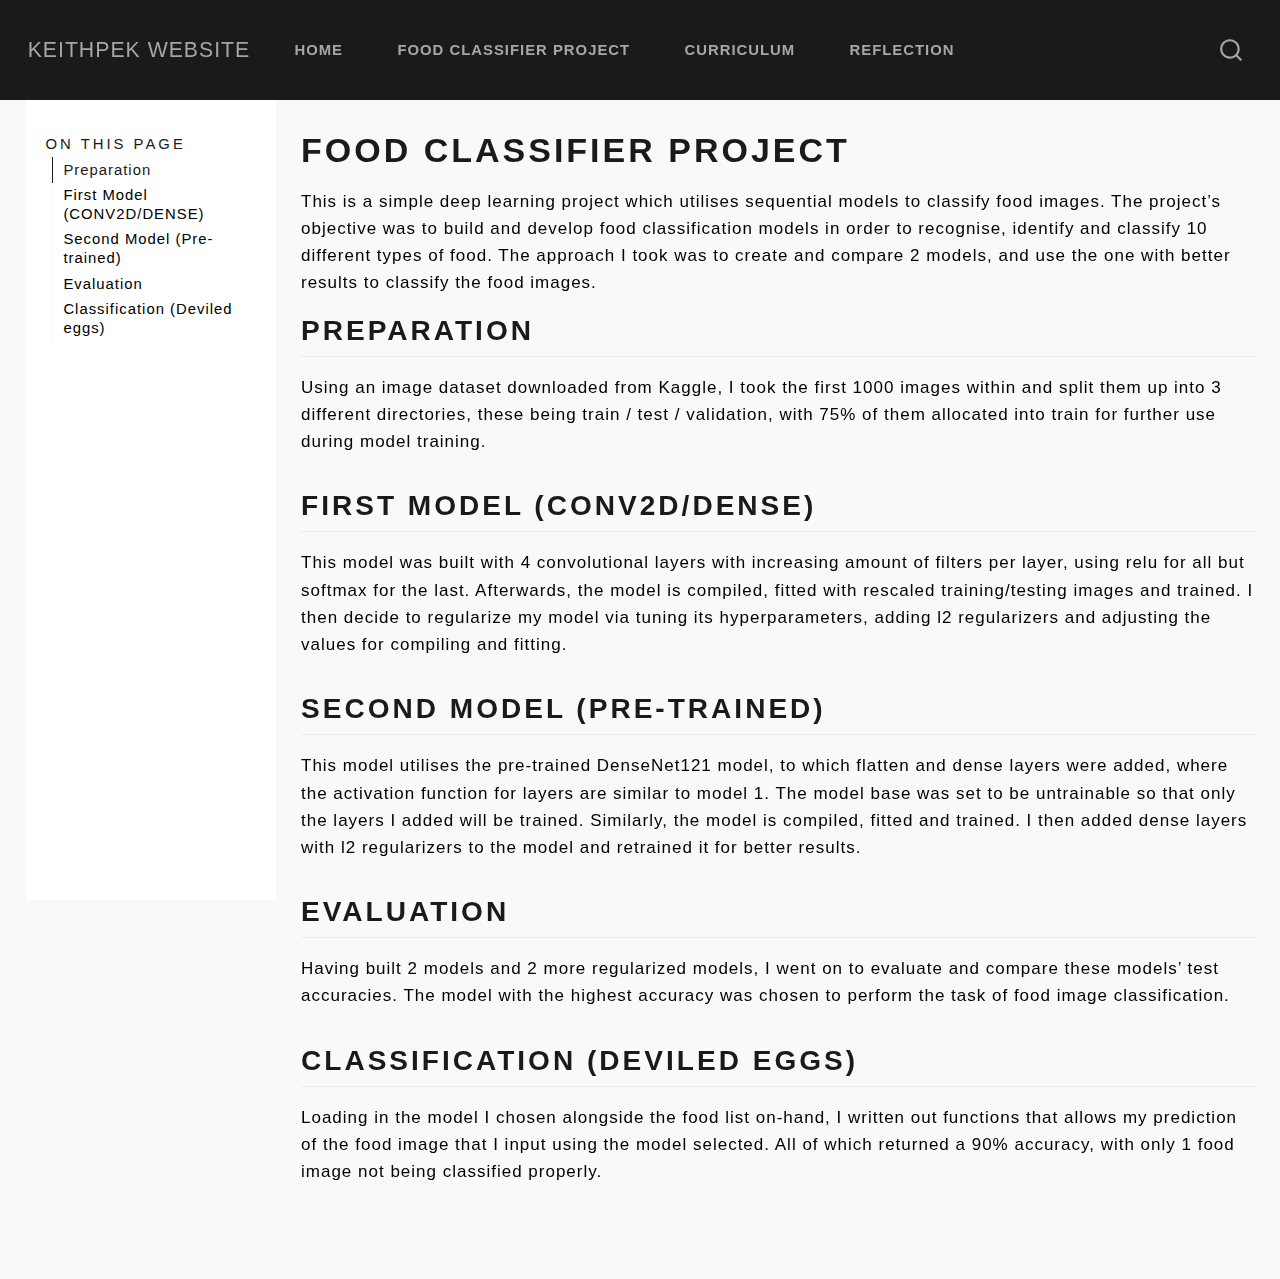
<file: docs/fcproject.html>
<!DOCTYPE html>
<html xmlns="http://www.w3.org/1999/xhtml" lang="en" xml:lang="en"><head>

<meta charset="utf-8">
<meta name="generator" content="quarto-1.6.42">

<meta name="viewport" content="width=device-width, initial-scale=1.0, user-scalable=yes">


<title>Food Classifier Project – Keithpek website</title>
<style>
code{white-space: pre-wrap;}
span.smallcaps{font-variant: small-caps;}
div.columns{display: flex; gap: min(4vw, 1.5em);}
div.column{flex: auto; overflow-x: auto;}
div.hanging-indent{margin-left: 1.5em; text-indent: -1.5em;}
ul.task-list{list-style: none;}
ul.task-list li input[type="checkbox"] {
  width: 0.8em;
  margin: 0 0.8em 0.2em -1em; /* quarto-specific, see https://github.com/quarto-dev/quarto-cli/issues/4556 */ 
  vertical-align: middle;
}
</style>


<script src="site_libs/quarto-nav/quarto-nav.js"></script>
<script src="site_libs/quarto-nav/headroom.min.js"></script>
<script src="site_libs/clipboard/clipboard.min.js"></script>
<script src="site_libs/quarto-search/autocomplete.umd.js"></script>
<script src="site_libs/quarto-search/fuse.min.js"></script>
<script src="site_libs/quarto-search/quarto-search.js"></script>
<meta name="quarto:offset" content="./">
<link href="./favicon.ico" rel="icon">
<script src="site_libs/quarto-html/quarto.js"></script>
<script src="site_libs/quarto-html/popper.min.js"></script>
<script src="site_libs/quarto-html/tippy.umd.min.js"></script>
<script src="site_libs/quarto-html/anchor.min.js"></script>
<link href="site_libs/quarto-html/tippy.css" rel="stylesheet">
<link href="site_libs/quarto-html/quarto-syntax-highlighting-2f5df379a58b258e96c21c0638c20c03.css" rel="stylesheet" id="quarto-text-highlighting-styles">
<script src="site_libs/bootstrap/bootstrap.min.js"></script>
<link href="site_libs/bootstrap/bootstrap-icons.css" rel="stylesheet">
<link href="site_libs/bootstrap/bootstrap-bf19b75f51ea680c8de03e84aa65eabd.min.css" rel="stylesheet" append-hash="true" id="quarto-bootstrap" data-mode="light">
<script id="quarto-search-options" type="application/json">{
  "location": "navbar",
  "copy-button": false,
  "collapse-after": 3,
  "panel-placement": "end",
  "type": "overlay",
  "limit": 50,
  "keyboard-shortcut": [
    "f",
    "/",
    "s"
  ],
  "show-item-context": false,
  "language": {
    "search-no-results-text": "No results",
    "search-matching-documents-text": "matching documents",
    "search-copy-link-title": "Copy link to search",
    "search-hide-matches-text": "Hide additional matches",
    "search-more-match-text": "more match in this document",
    "search-more-matches-text": "more matches in this document",
    "search-clear-button-title": "Clear",
    "search-text-placeholder": "",
    "search-detached-cancel-button-title": "Cancel",
    "search-submit-button-title": "Submit",
    "search-label": "Search"
  }
}</script>


<link rel="stylesheet" href="styles.css">
</head>

<body class="floating nav-fixed">

<div id="quarto-search-results"></div>
  <header id="quarto-header" class="headroom fixed-top">
    <nav class="navbar navbar-expand-lg " data-bs-theme="dark">
      <div class="navbar-container container-fluid">
      <div class="navbar-brand-container mx-auto">
    <a class="navbar-brand" href="./index.html">
    <span class="navbar-title">Keithpek website</span>
    </a>
  </div>
            <div id="quarto-search" class="" title="Search"></div>
          <button class="navbar-toggler" type="button" data-bs-toggle="collapse" data-bs-target="#navbarCollapse" aria-controls="navbarCollapse" role="menu" aria-expanded="false" aria-label="Toggle navigation" onclick="if (window.quartoToggleHeadroom) { window.quartoToggleHeadroom(); }">
  <span class="navbar-toggler-icon"></span>
</button>
          <div class="collapse navbar-collapse" id="navbarCollapse">
            <ul class="navbar-nav navbar-nav-scroll me-auto">
  <li class="nav-item">
    <a class="nav-link" href="./index.html"> 
<span class="menu-text">Home</span></a>
  </li>  
  <li class="nav-item">
    <a class="nav-link active" href="./fcproject.html" aria-current="page"> 
<span class="menu-text">Food classifier Project</span></a>
  </li>  
  <li class="nav-item">
    <a class="nav-link" href="./curriculum.html"> 
<span class="menu-text">Curriculum</span></a>
  </li>  
  <li class="nav-item">
    <a class="nav-link" href="./reflection.html"> 
<span class="menu-text">Reflection</span></a>
  </li>  
</ul>
          </div> <!-- /navcollapse -->
            <div class="quarto-navbar-tools">
</div>
      </div> <!-- /container-fluid -->
    </nav>
</header>
<!-- content -->
<div id="quarto-content" class="quarto-container page-columns page-rows-contents page-layout-full page-navbar">
<!-- sidebar -->
  <nav id="quarto-sidebar" class="sidebar collapse collapse-horizontal quarto-sidebar-collapse-item sidebar-navigation floating overflow-auto">
    <nav id="TOC" role="doc-toc" class="toc-active">
    <h2 id="toc-title">On this page</h2>
   
  <ul>
  <li><a href="#preparation" id="toc-preparation" class="nav-link active" data-scroll-target="#preparation">Preparation</a></li>
  <li><a href="#first-model-conv2ddense" id="toc-first-model-conv2ddense" class="nav-link" data-scroll-target="#first-model-conv2ddense">First Model (CONV2D/DENSE)</a></li>
  <li><a href="#second-model-pre-trained" id="toc-second-model-pre-trained" class="nav-link" data-scroll-target="#second-model-pre-trained">Second Model (Pre-trained)</a></li>
  <li><a href="#evaluation" id="toc-evaluation" class="nav-link" data-scroll-target="#evaluation">Evaluation</a></li>
  <li><a href="#classification-deviled-eggs" id="toc-classification-deviled-eggs" class="nav-link" data-scroll-target="#classification-deviled-eggs">Classification (Deviled eggs)</a></li>
  </ul>
</nav>
</nav>
<div id="quarto-sidebar-glass" class="quarto-sidebar-collapse-item" data-bs-toggle="collapse" data-bs-target=".quarto-sidebar-collapse-item"></div>
<!-- margin-sidebar -->
    <div id="quarto-margin-sidebar" class="sidebar margin-sidebar zindex-bottom">
    </div>
<!-- main -->
<main class="content column-page-right" id="quarto-document-content">

<header id="title-block-header" class="quarto-title-block default">
<div class="quarto-title">
<h1 class="title">Food Classifier Project</h1>
</div>



<div class="quarto-title-meta column-page-right">

    
  
    
  </div>
  


</header>


<p>This is a simple deep learning project which utilises sequential models to classify food images. The project’s objective was to build and develop food classification models in order to recognise, identify and classify 10 different types of food. The approach I took was to create and compare 2 models, and use the one with better results to classify the food images.</p>
<section id="preparation" class="level2">
<h2 class="anchored" data-anchor-id="preparation">Preparation</h2>
<p>Using an image dataset downloaded from Kaggle, I took the first 1000 images within and split them up into 3 different directories, these being train / test / validation, with 75% of them allocated into train for further use during model training.</p>
</section>
<section id="first-model-conv2ddense" class="level2">
<h2 class="anchored" data-anchor-id="first-model-conv2ddense">First Model (CONV2D/DENSE)</h2>
<p>This model was built with 4 convolutional layers with increasing amount of filters per layer, using relu for all but softmax for the last. Afterwards, the model is compiled, fitted with rescaled training/testing images and trained. I then decide to regularize my model via tuning its hyperparameters, adding l2 regularizers and adjusting the values for compiling and fitting.</p>
</section>
<section id="second-model-pre-trained" class="level2">
<h2 class="anchored" data-anchor-id="second-model-pre-trained">Second Model (Pre-trained)</h2>
<p>This model utilises the pre-trained DenseNet121 model, to which flatten and dense layers were added, where the activation function for layers are similar to model 1. The model base was set to be untrainable so that only the layers I added will be trained. Similarly, the model is compiled, fitted and trained. I then added dense layers with l2 regularizers to the model and retrained it for better results.</p>
</section>
<section id="evaluation" class="level2">
<h2 class="anchored" data-anchor-id="evaluation">Evaluation</h2>
<p>Having built 2 models and 2 more regularized models, I went on to evaluate and compare these models’ test accuracies. The model with the highest accuracy was chosen to perform the task of food image classification.</p>
</section>
<section id="classification-deviled-eggs" class="level2">
<h2 class="anchored" data-anchor-id="classification-deviled-eggs">Classification (Deviled eggs)</h2>
<p>Loading in the model I chosen alongside the food list on-hand, I written out functions that allows my prediction of the food image that I input using the model selected. All of which returned a 90% accuracy, with only 1 food image not being classified properly.</p>


</section>

</main> <!-- /main -->
<script id="quarto-html-after-body" type="application/javascript">
window.document.addEventListener("DOMContentLoaded", function (event) {
  const toggleBodyColorMode = (bsSheetEl) => {
    const mode = bsSheetEl.getAttribute("data-mode");
    const bodyEl = window.document.querySelector("body");
    if (mode === "dark") {
      bodyEl.classList.add("quarto-dark");
      bodyEl.classList.remove("quarto-light");
    } else {
      bodyEl.classList.add("quarto-light");
      bodyEl.classList.remove("quarto-dark");
    }
  }
  const toggleBodyColorPrimary = () => {
    const bsSheetEl = window.document.querySelector("link#quarto-bootstrap");
    if (bsSheetEl) {
      toggleBodyColorMode(bsSheetEl);
    }
  }
  toggleBodyColorPrimary();  
  const icon = "";
  const anchorJS = new window.AnchorJS();
  anchorJS.options = {
    placement: 'right',
    icon: icon
  };
  anchorJS.add('.anchored');
  const isCodeAnnotation = (el) => {
    for (const clz of el.classList) {
      if (clz.startsWith('code-annotation-')) {                     
        return true;
      }
    }
    return false;
  }
  const onCopySuccess = function(e) {
    // button target
    const button = e.trigger;
    // don't keep focus
    button.blur();
    // flash "checked"
    button.classList.add('code-copy-button-checked');
    var currentTitle = button.getAttribute("title");
    button.setAttribute("title", "Copied!");
    let tooltip;
    if (window.bootstrap) {
      button.setAttribute("data-bs-toggle", "tooltip");
      button.setAttribute("data-bs-placement", "left");
      button.setAttribute("data-bs-title", "Copied!");
      tooltip = new bootstrap.Tooltip(button, 
        { trigger: "manual", 
          customClass: "code-copy-button-tooltip",
          offset: [0, -8]});
      tooltip.show();    
    }
    setTimeout(function() {
      if (tooltip) {
        tooltip.hide();
        button.removeAttribute("data-bs-title");
        button.removeAttribute("data-bs-toggle");
        button.removeAttribute("data-bs-placement");
      }
      button.setAttribute("title", currentTitle);
      button.classList.remove('code-copy-button-checked');
    }, 1000);
    // clear code selection
    e.clearSelection();
  }
  const getTextToCopy = function(trigger) {
      const codeEl = trigger.previousElementSibling.cloneNode(true);
      for (const childEl of codeEl.children) {
        if (isCodeAnnotation(childEl)) {
          childEl.remove();
        }
      }
      return codeEl.innerText;
  }
  const clipboard = new window.ClipboardJS('.code-copy-button:not([data-in-quarto-modal])', {
    text: getTextToCopy
  });
  clipboard.on('success', onCopySuccess);
  if (window.document.getElementById('quarto-embedded-source-code-modal')) {
    const clipboardModal = new window.ClipboardJS('.code-copy-button[data-in-quarto-modal]', {
      text: getTextToCopy,
      container: window.document.getElementById('quarto-embedded-source-code-modal')
    });
    clipboardModal.on('success', onCopySuccess);
  }
    var localhostRegex = new RegExp(/^(?:http|https):\/\/localhost\:?[0-9]*\//);
    var mailtoRegex = new RegExp(/^mailto:/);
      var filterRegex = new RegExp('/' + window.location.host + '/');
    var isInternal = (href) => {
        return filterRegex.test(href) || localhostRegex.test(href) || mailtoRegex.test(href);
    }
    // Inspect non-navigation links and adorn them if external
 	var links = window.document.querySelectorAll('a[href]:not(.nav-link):not(.navbar-brand):not(.toc-action):not(.sidebar-link):not(.sidebar-item-toggle):not(.pagination-link):not(.no-external):not([aria-hidden]):not(.dropdown-item):not(.quarto-navigation-tool):not(.about-link)');
    for (var i=0; i<links.length; i++) {
      const link = links[i];
      if (!isInternal(link.href)) {
        // undo the damage that might have been done by quarto-nav.js in the case of
        // links that we want to consider external
        if (link.dataset.originalHref !== undefined) {
          link.href = link.dataset.originalHref;
        }
      }
    }
  function tippyHover(el, contentFn, onTriggerFn, onUntriggerFn) {
    const config = {
      allowHTML: true,
      maxWidth: 500,
      delay: 100,
      arrow: false,
      appendTo: function(el) {
          return el.parentElement;
      },
      interactive: true,
      interactiveBorder: 10,
      theme: 'quarto',
      placement: 'bottom-start',
    };
    if (contentFn) {
      config.content = contentFn;
    }
    if (onTriggerFn) {
      config.onTrigger = onTriggerFn;
    }
    if (onUntriggerFn) {
      config.onUntrigger = onUntriggerFn;
    }
    window.tippy(el, config); 
  }
  const noterefs = window.document.querySelectorAll('a[role="doc-noteref"]');
  for (var i=0; i<noterefs.length; i++) {
    const ref = noterefs[i];
    tippyHover(ref, function() {
      // use id or data attribute instead here
      let href = ref.getAttribute('data-footnote-href') || ref.getAttribute('href');
      try { href = new URL(href).hash; } catch {}
      const id = href.replace(/^#\/?/, "");
      const note = window.document.getElementById(id);
      if (note) {
        return note.innerHTML;
      } else {
        return "";
      }
    });
  }
  const xrefs = window.document.querySelectorAll('a.quarto-xref');
  const processXRef = (id, note) => {
    // Strip column container classes
    const stripColumnClz = (el) => {
      el.classList.remove("page-full", "page-columns");
      if (el.children) {
        for (const child of el.children) {
          stripColumnClz(child);
        }
      }
    }
    stripColumnClz(note)
    if (id === null || id.startsWith('sec-')) {
      // Special case sections, only their first couple elements
      const container = document.createElement("div");
      if (note.children && note.children.length > 2) {
        container.appendChild(note.children[0].cloneNode(true));
        for (let i = 1; i < note.children.length; i++) {
          const child = note.children[i];
          if (child.tagName === "P" && child.innerText === "") {
            continue;
          } else {
            container.appendChild(child.cloneNode(true));
            break;
          }
        }
        if (window.Quarto?.typesetMath) {
          window.Quarto.typesetMath(container);
        }
        return container.innerHTML
      } else {
        if (window.Quarto?.typesetMath) {
          window.Quarto.typesetMath(note);
        }
        return note.innerHTML;
      }
    } else {
      // Remove any anchor links if they are present
      const anchorLink = note.querySelector('a.anchorjs-link');
      if (anchorLink) {
        anchorLink.remove();
      }
      if (window.Quarto?.typesetMath) {
        window.Quarto.typesetMath(note);
      }
      if (note.classList.contains("callout")) {
        return note.outerHTML;
      } else {
        return note.innerHTML;
      }
    }
  }
  for (var i=0; i<xrefs.length; i++) {
    const xref = xrefs[i];
    tippyHover(xref, undefined, function(instance) {
      instance.disable();
      let url = xref.getAttribute('href');
      let hash = undefined; 
      if (url.startsWith('#')) {
        hash = url;
      } else {
        try { hash = new URL(url).hash; } catch {}
      }
      if (hash) {
        const id = hash.replace(/^#\/?/, "");
        const note = window.document.getElementById(id);
        if (note !== null) {
          try {
            const html = processXRef(id, note.cloneNode(true));
            instance.setContent(html);
          } finally {
            instance.enable();
            instance.show();
          }
        } else {
          // See if we can fetch this
          fetch(url.split('#')[0])
          .then(res => res.text())
          .then(html => {
            const parser = new DOMParser();
            const htmlDoc = parser.parseFromString(html, "text/html");
            const note = htmlDoc.getElementById(id);
            if (note !== null) {
              const html = processXRef(id, note);
              instance.setContent(html);
            } 
          }).finally(() => {
            instance.enable();
            instance.show();
          });
        }
      } else {
        // See if we can fetch a full url (with no hash to target)
        // This is a special case and we should probably do some content thinning / targeting
        fetch(url)
        .then(res => res.text())
        .then(html => {
          const parser = new DOMParser();
          const htmlDoc = parser.parseFromString(html, "text/html");
          const note = htmlDoc.querySelector('main.content');
          if (note !== null) {
            // This should only happen for chapter cross references
            // (since there is no id in the URL)
            // remove the first header
            if (note.children.length > 0 && note.children[0].tagName === "HEADER") {
              note.children[0].remove();
            }
            const html = processXRef(null, note);
            instance.setContent(html);
          } 
        }).finally(() => {
          instance.enable();
          instance.show();
        });
      }
    }, function(instance) {
    });
  }
      let selectedAnnoteEl;
      const selectorForAnnotation = ( cell, annotation) => {
        let cellAttr = 'data-code-cell="' + cell + '"';
        let lineAttr = 'data-code-annotation="' +  annotation + '"';
        const selector = 'span[' + cellAttr + '][' + lineAttr + ']';
        return selector;
      }
      const selectCodeLines = (annoteEl) => {
        const doc = window.document;
        const targetCell = annoteEl.getAttribute("data-target-cell");
        const targetAnnotation = annoteEl.getAttribute("data-target-annotation");
        const annoteSpan = window.document.querySelector(selectorForAnnotation(targetCell, targetAnnotation));
        const lines = annoteSpan.getAttribute("data-code-lines").split(",");
        const lineIds = lines.map((line) => {
          return targetCell + "-" + line;
        })
        let top = null;
        let height = null;
        let parent = null;
        if (lineIds.length > 0) {
            //compute the position of the single el (top and bottom and make a div)
            const el = window.document.getElementById(lineIds[0]);
            top = el.offsetTop;
            height = el.offsetHeight;
            parent = el.parentElement.parentElement;
          if (lineIds.length > 1) {
            const lastEl = window.document.getElementById(lineIds[lineIds.length - 1]);
            const bottom = lastEl.offsetTop + lastEl.offsetHeight;
            height = bottom - top;
          }
          if (top !== null && height !== null && parent !== null) {
            // cook up a div (if necessary) and position it 
            let div = window.document.getElementById("code-annotation-line-highlight");
            if (div === null) {
              div = window.document.createElement("div");
              div.setAttribute("id", "code-annotation-line-highlight");
              div.style.position = 'absolute';
              parent.appendChild(div);
            }
            div.style.top = top - 2 + "px";
            div.style.height = height + 4 + "px";
            div.style.left = 0;
            let gutterDiv = window.document.getElementById("code-annotation-line-highlight-gutter");
            if (gutterDiv === null) {
              gutterDiv = window.document.createElement("div");
              gutterDiv.setAttribute("id", "code-annotation-line-highlight-gutter");
              gutterDiv.style.position = 'absolute';
              const codeCell = window.document.getElementById(targetCell);
              const gutter = codeCell.querySelector('.code-annotation-gutter');
              gutter.appendChild(gutterDiv);
            }
            gutterDiv.style.top = top - 2 + "px";
            gutterDiv.style.height = height + 4 + "px";
          }
          selectedAnnoteEl = annoteEl;
        }
      };
      const unselectCodeLines = () => {
        const elementsIds = ["code-annotation-line-highlight", "code-annotation-line-highlight-gutter"];
        elementsIds.forEach((elId) => {
          const div = window.document.getElementById(elId);
          if (div) {
            div.remove();
          }
        });
        selectedAnnoteEl = undefined;
      };
        // Handle positioning of the toggle
    window.addEventListener(
      "resize",
      throttle(() => {
        elRect = undefined;
        if (selectedAnnoteEl) {
          selectCodeLines(selectedAnnoteEl);
        }
      }, 10)
    );
    function throttle(fn, ms) {
    let throttle = false;
    let timer;
      return (...args) => {
        if(!throttle) { // first call gets through
            fn.apply(this, args);
            throttle = true;
        } else { // all the others get throttled
            if(timer) clearTimeout(timer); // cancel #2
            timer = setTimeout(() => {
              fn.apply(this, args);
              timer = throttle = false;
            }, ms);
        }
      };
    }
      // Attach click handler to the DT
      const annoteDls = window.document.querySelectorAll('dt[data-target-cell]');
      for (const annoteDlNode of annoteDls) {
        annoteDlNode.addEventListener('click', (event) => {
          const clickedEl = event.target;
          if (clickedEl !== selectedAnnoteEl) {
            unselectCodeLines();
            const activeEl = window.document.querySelector('dt[data-target-cell].code-annotation-active');
            if (activeEl) {
              activeEl.classList.remove('code-annotation-active');
            }
            selectCodeLines(clickedEl);
            clickedEl.classList.add('code-annotation-active');
          } else {
            // Unselect the line
            unselectCodeLines();
            clickedEl.classList.remove('code-annotation-active');
          }
        });
      }
  const findCites = (el) => {
    const parentEl = el.parentElement;
    if (parentEl) {
      const cites = parentEl.dataset.cites;
      if (cites) {
        return {
          el,
          cites: cites.split(' ')
        };
      } else {
        return findCites(el.parentElement)
      }
    } else {
      return undefined;
    }
  };
  var bibliorefs = window.document.querySelectorAll('a[role="doc-biblioref"]');
  for (var i=0; i<bibliorefs.length; i++) {
    const ref = bibliorefs[i];
    const citeInfo = findCites(ref);
    if (citeInfo) {
      tippyHover(citeInfo.el, function() {
        var popup = window.document.createElement('div');
        citeInfo.cites.forEach(function(cite) {
          var citeDiv = window.document.createElement('div');
          citeDiv.classList.add('hanging-indent');
          citeDiv.classList.add('csl-entry');
          var biblioDiv = window.document.getElementById('ref-' + cite);
          if (biblioDiv) {
            citeDiv.innerHTML = biblioDiv.innerHTML;
          }
          popup.appendChild(citeDiv);
        });
        return popup.innerHTML;
      });
    }
  }
});
</script>
</div> <!-- /content -->




</body></html>
</file>
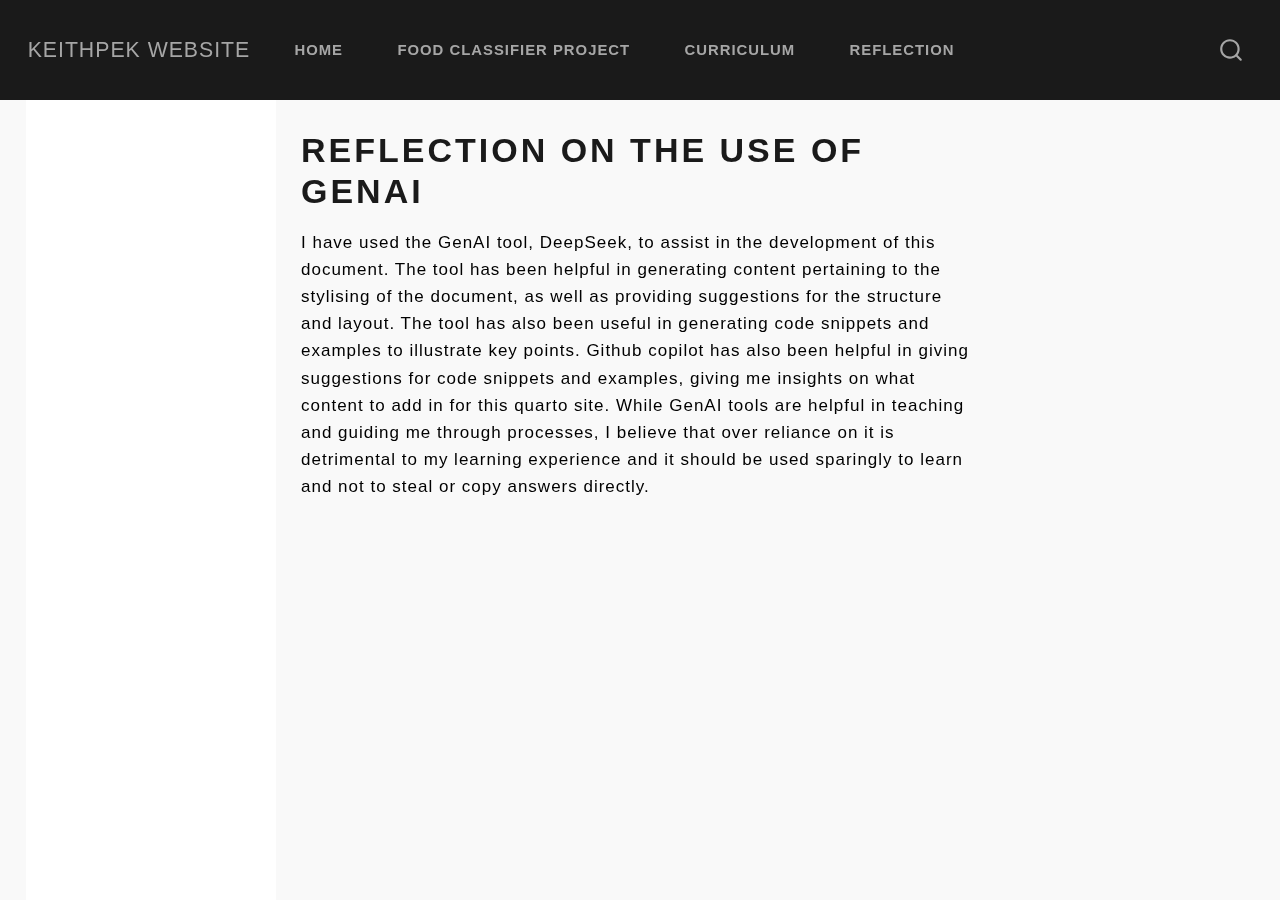
<file: docs/reflection.html>
<!DOCTYPE html>
<html xmlns="http://www.w3.org/1999/xhtml" lang="en" xml:lang="en"><head>

<meta charset="utf-8">
<meta name="generator" content="quarto-1.6.42">

<meta name="viewport" content="width=device-width, initial-scale=1.0, user-scalable=yes">


<title>Reflection on the use of GenAI – Keithpek website</title>
<style>
code{white-space: pre-wrap;}
span.smallcaps{font-variant: small-caps;}
div.columns{display: flex; gap: min(4vw, 1.5em);}
div.column{flex: auto; overflow-x: auto;}
div.hanging-indent{margin-left: 1.5em; text-indent: -1.5em;}
ul.task-list{list-style: none;}
ul.task-list li input[type="checkbox"] {
  width: 0.8em;
  margin: 0 0.8em 0.2em -1em; /* quarto-specific, see https://github.com/quarto-dev/quarto-cli/issues/4556 */ 
  vertical-align: middle;
}
</style>


<script src="site_libs/quarto-nav/quarto-nav.js"></script>
<script src="site_libs/quarto-nav/headroom.min.js"></script>
<script src="site_libs/clipboard/clipboard.min.js"></script>
<script src="site_libs/quarto-search/autocomplete.umd.js"></script>
<script src="site_libs/quarto-search/fuse.min.js"></script>
<script src="site_libs/quarto-search/quarto-search.js"></script>
<meta name="quarto:offset" content="./">
<link href="./favicon.ico" rel="icon">
<script src="site_libs/quarto-html/quarto.js"></script>
<script src="site_libs/quarto-html/popper.min.js"></script>
<script src="site_libs/quarto-html/tippy.umd.min.js"></script>
<script src="site_libs/quarto-html/anchor.min.js"></script>
<link href="site_libs/quarto-html/tippy.css" rel="stylesheet">
<link href="site_libs/quarto-html/quarto-syntax-highlighting-2f5df379a58b258e96c21c0638c20c03.css" rel="stylesheet" id="quarto-text-highlighting-styles">
<script src="site_libs/bootstrap/bootstrap.min.js"></script>
<link href="site_libs/bootstrap/bootstrap-icons.css" rel="stylesheet">
<link href="site_libs/bootstrap/bootstrap-bf19b75f51ea680c8de03e84aa65eabd.min.css" rel="stylesheet" append-hash="true" id="quarto-bootstrap" data-mode="light">
<script id="quarto-search-options" type="application/json">{
  "location": "navbar",
  "copy-button": false,
  "collapse-after": 3,
  "panel-placement": "end",
  "type": "overlay",
  "limit": 50,
  "keyboard-shortcut": [
    "f",
    "/",
    "s"
  ],
  "show-item-context": false,
  "language": {
    "search-no-results-text": "No results",
    "search-matching-documents-text": "matching documents",
    "search-copy-link-title": "Copy link to search",
    "search-hide-matches-text": "Hide additional matches",
    "search-more-match-text": "more match in this document",
    "search-more-matches-text": "more matches in this document",
    "search-clear-button-title": "Clear",
    "search-text-placeholder": "",
    "search-detached-cancel-button-title": "Cancel",
    "search-submit-button-title": "Submit",
    "search-label": "Search"
  }
}</script>


<link rel="stylesheet" href="styles.css">
</head>

<body class="floating nav-fixed">

<div id="quarto-search-results"></div>
  <header id="quarto-header" class="headroom fixed-top">
    <nav class="navbar navbar-expand-lg " data-bs-theme="dark">
      <div class="navbar-container container-fluid">
      <div class="navbar-brand-container mx-auto">
    <a class="navbar-brand" href="./index.html">
    <span class="navbar-title">Keithpek website</span>
    </a>
  </div>
            <div id="quarto-search" class="" title="Search"></div>
          <button class="navbar-toggler" type="button" data-bs-toggle="collapse" data-bs-target="#navbarCollapse" aria-controls="navbarCollapse" role="menu" aria-expanded="false" aria-label="Toggle navigation" onclick="if (window.quartoToggleHeadroom) { window.quartoToggleHeadroom(); }">
  <span class="navbar-toggler-icon"></span>
</button>
          <div class="collapse navbar-collapse" id="navbarCollapse">
            <ul class="navbar-nav navbar-nav-scroll me-auto">
  <li class="nav-item">
    <a class="nav-link" href="./index.html"> 
<span class="menu-text">Home</span></a>
  </li>  
  <li class="nav-item">
    <a class="nav-link" href="./fcproject.html"> 
<span class="menu-text">Food classifier Project</span></a>
  </li>  
  <li class="nav-item">
    <a class="nav-link" href="./curriculum.html"> 
<span class="menu-text">Curriculum</span></a>
  </li>  
  <li class="nav-item">
    <a class="nav-link active" href="./reflection.html" aria-current="page"> 
<span class="menu-text">Reflection</span></a>
  </li>  
</ul>
          </div> <!-- /navcollapse -->
            <div class="quarto-navbar-tools">
</div>
      </div> <!-- /container-fluid -->
    </nav>
</header>
<!-- content -->
<div id="quarto-content" class="quarto-container page-columns page-rows-contents page-layout-article page-navbar">
<!-- sidebar -->
  <nav id="quarto-sidebar" class="sidebar collapse collapse-horizontal quarto-sidebar-collapse-item sidebar-navigation floating overflow-auto">
    
</nav>
<div id="quarto-sidebar-glass" class="quarto-sidebar-collapse-item" data-bs-toggle="collapse" data-bs-target=".quarto-sidebar-collapse-item"></div>
<!-- margin-sidebar -->
    <div id="quarto-margin-sidebar" class="sidebar margin-sidebar zindex-bottom">
    </div>
<!-- main -->
<main class="content" id="quarto-document-content">

<header id="title-block-header" class="quarto-title-block default">
<div class="quarto-title">
<h1 class="title">Reflection on the use of GenAI</h1>
</div>



<div class="quarto-title-meta">

    
  
    
  </div>
  


</header>


<p>I have used the GenAI tool, DeepSeek, to assist in the development of this document. The tool has been helpful in generating content pertaining to the stylising of the document, as well as providing suggestions for the structure and layout. The tool has also been useful in generating code snippets and examples to illustrate key points. Github copilot has also been helpful in giving suggestions for code snippets and examples, giving me insights on what content to add in for this quarto site. While GenAI tools are helpful in teaching and guiding me through processes, I believe that over reliance on it is detrimental to my learning experience and it should be used sparingly to learn and not to steal or copy answers directly.</p>



</main> <!-- /main -->
<script id="quarto-html-after-body" type="application/javascript">
window.document.addEventListener("DOMContentLoaded", function (event) {
  const toggleBodyColorMode = (bsSheetEl) => {
    const mode = bsSheetEl.getAttribute("data-mode");
    const bodyEl = window.document.querySelector("body");
    if (mode === "dark") {
      bodyEl.classList.add("quarto-dark");
      bodyEl.classList.remove("quarto-light");
    } else {
      bodyEl.classList.add("quarto-light");
      bodyEl.classList.remove("quarto-dark");
    }
  }
  const toggleBodyColorPrimary = () => {
    const bsSheetEl = window.document.querySelector("link#quarto-bootstrap");
    if (bsSheetEl) {
      toggleBodyColorMode(bsSheetEl);
    }
  }
  toggleBodyColorPrimary();  
  const icon = "";
  const anchorJS = new window.AnchorJS();
  anchorJS.options = {
    placement: 'right',
    icon: icon
  };
  anchorJS.add('.anchored');
  const isCodeAnnotation = (el) => {
    for (const clz of el.classList) {
      if (clz.startsWith('code-annotation-')) {                     
        return true;
      }
    }
    return false;
  }
  const onCopySuccess = function(e) {
    // button target
    const button = e.trigger;
    // don't keep focus
    button.blur();
    // flash "checked"
    button.classList.add('code-copy-button-checked');
    var currentTitle = button.getAttribute("title");
    button.setAttribute("title", "Copied!");
    let tooltip;
    if (window.bootstrap) {
      button.setAttribute("data-bs-toggle", "tooltip");
      button.setAttribute("data-bs-placement", "left");
      button.setAttribute("data-bs-title", "Copied!");
      tooltip = new bootstrap.Tooltip(button, 
        { trigger: "manual", 
          customClass: "code-copy-button-tooltip",
          offset: [0, -8]});
      tooltip.show();    
    }
    setTimeout(function() {
      if (tooltip) {
        tooltip.hide();
        button.removeAttribute("data-bs-title");
        button.removeAttribute("data-bs-toggle");
        button.removeAttribute("data-bs-placement");
      }
      button.setAttribute("title", currentTitle);
      button.classList.remove('code-copy-button-checked');
    }, 1000);
    // clear code selection
    e.clearSelection();
  }
  const getTextToCopy = function(trigger) {
      const codeEl = trigger.previousElementSibling.cloneNode(true);
      for (const childEl of codeEl.children) {
        if (isCodeAnnotation(childEl)) {
          childEl.remove();
        }
      }
      return codeEl.innerText;
  }
  const clipboard = new window.ClipboardJS('.code-copy-button:not([data-in-quarto-modal])', {
    text: getTextToCopy
  });
  clipboard.on('success', onCopySuccess);
  if (window.document.getElementById('quarto-embedded-source-code-modal')) {
    const clipboardModal = new window.ClipboardJS('.code-copy-button[data-in-quarto-modal]', {
      text: getTextToCopy,
      container: window.document.getElementById('quarto-embedded-source-code-modal')
    });
    clipboardModal.on('success', onCopySuccess);
  }
    var localhostRegex = new RegExp(/^(?:http|https):\/\/localhost\:?[0-9]*\//);
    var mailtoRegex = new RegExp(/^mailto:/);
      var filterRegex = new RegExp('/' + window.location.host + '/');
    var isInternal = (href) => {
        return filterRegex.test(href) || localhostRegex.test(href) || mailtoRegex.test(href);
    }
    // Inspect non-navigation links and adorn them if external
 	var links = window.document.querySelectorAll('a[href]:not(.nav-link):not(.navbar-brand):not(.toc-action):not(.sidebar-link):not(.sidebar-item-toggle):not(.pagination-link):not(.no-external):not([aria-hidden]):not(.dropdown-item):not(.quarto-navigation-tool):not(.about-link)');
    for (var i=0; i<links.length; i++) {
      const link = links[i];
      if (!isInternal(link.href)) {
        // undo the damage that might have been done by quarto-nav.js in the case of
        // links that we want to consider external
        if (link.dataset.originalHref !== undefined) {
          link.href = link.dataset.originalHref;
        }
      }
    }
  function tippyHover(el, contentFn, onTriggerFn, onUntriggerFn) {
    const config = {
      allowHTML: true,
      maxWidth: 500,
      delay: 100,
      arrow: false,
      appendTo: function(el) {
          return el.parentElement;
      },
      interactive: true,
      interactiveBorder: 10,
      theme: 'quarto',
      placement: 'bottom-start',
    };
    if (contentFn) {
      config.content = contentFn;
    }
    if (onTriggerFn) {
      config.onTrigger = onTriggerFn;
    }
    if (onUntriggerFn) {
      config.onUntrigger = onUntriggerFn;
    }
    window.tippy(el, config); 
  }
  const noterefs = window.document.querySelectorAll('a[role="doc-noteref"]');
  for (var i=0; i<noterefs.length; i++) {
    const ref = noterefs[i];
    tippyHover(ref, function() {
      // use id or data attribute instead here
      let href = ref.getAttribute('data-footnote-href') || ref.getAttribute('href');
      try { href = new URL(href).hash; } catch {}
      const id = href.replace(/^#\/?/, "");
      const note = window.document.getElementById(id);
      if (note) {
        return note.innerHTML;
      } else {
        return "";
      }
    });
  }
  const xrefs = window.document.querySelectorAll('a.quarto-xref');
  const processXRef = (id, note) => {
    // Strip column container classes
    const stripColumnClz = (el) => {
      el.classList.remove("page-full", "page-columns");
      if (el.children) {
        for (const child of el.children) {
          stripColumnClz(child);
        }
      }
    }
    stripColumnClz(note)
    if (id === null || id.startsWith('sec-')) {
      // Special case sections, only their first couple elements
      const container = document.createElement("div");
      if (note.children && note.children.length > 2) {
        container.appendChild(note.children[0].cloneNode(true));
        for (let i = 1; i < note.children.length; i++) {
          const child = note.children[i];
          if (child.tagName === "P" && child.innerText === "") {
            continue;
          } else {
            container.appendChild(child.cloneNode(true));
            break;
          }
        }
        if (window.Quarto?.typesetMath) {
          window.Quarto.typesetMath(container);
        }
        return container.innerHTML
      } else {
        if (window.Quarto?.typesetMath) {
          window.Quarto.typesetMath(note);
        }
        return note.innerHTML;
      }
    } else {
      // Remove any anchor links if they are present
      const anchorLink = note.querySelector('a.anchorjs-link');
      if (anchorLink) {
        anchorLink.remove();
      }
      if (window.Quarto?.typesetMath) {
        window.Quarto.typesetMath(note);
      }
      if (note.classList.contains("callout")) {
        return note.outerHTML;
      } else {
        return note.innerHTML;
      }
    }
  }
  for (var i=0; i<xrefs.length; i++) {
    const xref = xrefs[i];
    tippyHover(xref, undefined, function(instance) {
      instance.disable();
      let url = xref.getAttribute('href');
      let hash = undefined; 
      if (url.startsWith('#')) {
        hash = url;
      } else {
        try { hash = new URL(url).hash; } catch {}
      }
      if (hash) {
        const id = hash.replace(/^#\/?/, "");
        const note = window.document.getElementById(id);
        if (note !== null) {
          try {
            const html = processXRef(id, note.cloneNode(true));
            instance.setContent(html);
          } finally {
            instance.enable();
            instance.show();
          }
        } else {
          // See if we can fetch this
          fetch(url.split('#')[0])
          .then(res => res.text())
          .then(html => {
            const parser = new DOMParser();
            const htmlDoc = parser.parseFromString(html, "text/html");
            const note = htmlDoc.getElementById(id);
            if (note !== null) {
              const html = processXRef(id, note);
              instance.setContent(html);
            } 
          }).finally(() => {
            instance.enable();
            instance.show();
          });
        }
      } else {
        // See if we can fetch a full url (with no hash to target)
        // This is a special case and we should probably do some content thinning / targeting
        fetch(url)
        .then(res => res.text())
        .then(html => {
          const parser = new DOMParser();
          const htmlDoc = parser.parseFromString(html, "text/html");
          const note = htmlDoc.querySelector('main.content');
          if (note !== null) {
            // This should only happen for chapter cross references
            // (since there is no id in the URL)
            // remove the first header
            if (note.children.length > 0 && note.children[0].tagName === "HEADER") {
              note.children[0].remove();
            }
            const html = processXRef(null, note);
            instance.setContent(html);
          } 
        }).finally(() => {
          instance.enable();
          instance.show();
        });
      }
    }, function(instance) {
    });
  }
      let selectedAnnoteEl;
      const selectorForAnnotation = ( cell, annotation) => {
        let cellAttr = 'data-code-cell="' + cell + '"';
        let lineAttr = 'data-code-annotation="' +  annotation + '"';
        const selector = 'span[' + cellAttr + '][' + lineAttr + ']';
        return selector;
      }
      const selectCodeLines = (annoteEl) => {
        const doc = window.document;
        const targetCell = annoteEl.getAttribute("data-target-cell");
        const targetAnnotation = annoteEl.getAttribute("data-target-annotation");
        const annoteSpan = window.document.querySelector(selectorForAnnotation(targetCell, targetAnnotation));
        const lines = annoteSpan.getAttribute("data-code-lines").split(",");
        const lineIds = lines.map((line) => {
          return targetCell + "-" + line;
        })
        let top = null;
        let height = null;
        let parent = null;
        if (lineIds.length > 0) {
            //compute the position of the single el (top and bottom and make a div)
            const el = window.document.getElementById(lineIds[0]);
            top = el.offsetTop;
            height = el.offsetHeight;
            parent = el.parentElement.parentElement;
          if (lineIds.length > 1) {
            const lastEl = window.document.getElementById(lineIds[lineIds.length - 1]);
            const bottom = lastEl.offsetTop + lastEl.offsetHeight;
            height = bottom - top;
          }
          if (top !== null && height !== null && parent !== null) {
            // cook up a div (if necessary) and position it 
            let div = window.document.getElementById("code-annotation-line-highlight");
            if (div === null) {
              div = window.document.createElement("div");
              div.setAttribute("id", "code-annotation-line-highlight");
              div.style.position = 'absolute';
              parent.appendChild(div);
            }
            div.style.top = top - 2 + "px";
            div.style.height = height + 4 + "px";
            div.style.left = 0;
            let gutterDiv = window.document.getElementById("code-annotation-line-highlight-gutter");
            if (gutterDiv === null) {
              gutterDiv = window.document.createElement("div");
              gutterDiv.setAttribute("id", "code-annotation-line-highlight-gutter");
              gutterDiv.style.position = 'absolute';
              const codeCell = window.document.getElementById(targetCell);
              const gutter = codeCell.querySelector('.code-annotation-gutter');
              gutter.appendChild(gutterDiv);
            }
            gutterDiv.style.top = top - 2 + "px";
            gutterDiv.style.height = height + 4 + "px";
          }
          selectedAnnoteEl = annoteEl;
        }
      };
      const unselectCodeLines = () => {
        const elementsIds = ["code-annotation-line-highlight", "code-annotation-line-highlight-gutter"];
        elementsIds.forEach((elId) => {
          const div = window.document.getElementById(elId);
          if (div) {
            div.remove();
          }
        });
        selectedAnnoteEl = undefined;
      };
        // Handle positioning of the toggle
    window.addEventListener(
      "resize",
      throttle(() => {
        elRect = undefined;
        if (selectedAnnoteEl) {
          selectCodeLines(selectedAnnoteEl);
        }
      }, 10)
    );
    function throttle(fn, ms) {
    let throttle = false;
    let timer;
      return (...args) => {
        if(!throttle) { // first call gets through
            fn.apply(this, args);
            throttle = true;
        } else { // all the others get throttled
            if(timer) clearTimeout(timer); // cancel #2
            timer = setTimeout(() => {
              fn.apply(this, args);
              timer = throttle = false;
            }, ms);
        }
      };
    }
      // Attach click handler to the DT
      const annoteDls = window.document.querySelectorAll('dt[data-target-cell]');
      for (const annoteDlNode of annoteDls) {
        annoteDlNode.addEventListener('click', (event) => {
          const clickedEl = event.target;
          if (clickedEl !== selectedAnnoteEl) {
            unselectCodeLines();
            const activeEl = window.document.querySelector('dt[data-target-cell].code-annotation-active');
            if (activeEl) {
              activeEl.classList.remove('code-annotation-active');
            }
            selectCodeLines(clickedEl);
            clickedEl.classList.add('code-annotation-active');
          } else {
            // Unselect the line
            unselectCodeLines();
            clickedEl.classList.remove('code-annotation-active');
          }
        });
      }
  const findCites = (el) => {
    const parentEl = el.parentElement;
    if (parentEl) {
      const cites = parentEl.dataset.cites;
      if (cites) {
        return {
          el,
          cites: cites.split(' ')
        };
      } else {
        return findCites(el.parentElement)
      }
    } else {
      return undefined;
    }
  };
  var bibliorefs = window.document.querySelectorAll('a[role="doc-biblioref"]');
  for (var i=0; i<bibliorefs.length; i++) {
    const ref = bibliorefs[i];
    const citeInfo = findCites(ref);
    if (citeInfo) {
      tippyHover(citeInfo.el, function() {
        var popup = window.document.createElement('div');
        citeInfo.cites.forEach(function(cite) {
          var citeDiv = window.document.createElement('div');
          citeDiv.classList.add('hanging-indent');
          citeDiv.classList.add('csl-entry');
          var biblioDiv = window.document.getElementById('ref-' + cite);
          if (biblioDiv) {
            citeDiv.innerHTML = biblioDiv.innerHTML;
          }
          popup.appendChild(citeDiv);
        });
        return popup.innerHTML;
      });
    }
  }
});
</script>
</div> <!-- /content -->




</body></html>
</file>
<file: docs/site_libs/quarto-html/tippy.css>
.tippy-box[data-animation=fade][data-state=hidden]{opacity:0}[data-tippy-root]{max-width:calc(100vw - 10px)}.tippy-box{position:relative;background-color:#333;color:#fff;border-radius:4px;font-size:14px;line-height:1.4;white-space:normal;outline:0;transition-property:transform,visibility,opacity}.tippy-box[data-placement^=top]>.tippy-arrow{bottom:0}.tippy-box[data-placement^=top]>.tippy-arrow:before{bottom:-7px;left:0;border-width:8px 8px 0;border-top-color:initial;transform-origin:center top}.tippy-box[data-placement^=bottom]>.tippy-arrow{top:0}.tippy-box[data-placement^=bottom]>.tippy-arrow:before{top:-7px;left:0;border-width:0 8px 8px;border-bottom-color:initial;transform-origin:center bottom}.tippy-box[data-placement^=left]>.tippy-arrow{right:0}.tippy-box[data-placement^=left]>.tippy-arrow:before{border-width:8px 0 8px 8px;border-left-color:initial;right:-7px;transform-origin:center left}.tippy-box[data-placement^=right]>.tippy-arrow{left:0}.tippy-box[data-placement^=right]>.tippy-arrow:before{left:-7px;border-width:8px 8px 8px 0;border-right-color:initial;transform-origin:center right}.tippy-box[data-inertia][data-state=visible]{transition-timing-function:cubic-bezier(.54,1.5,.38,1.11)}.tippy-arrow{width:16px;height:16px;color:#333}.tippy-arrow:before{content:"";position:absolute;border-color:transparent;border-style:solid}.tippy-content{position:relative;padding:5px 9px;z-index:1}
</file>
<file: docs/site_libs/quarto-html/quarto-syntax-highlighting-2f5df379a58b258e96c21c0638c20c03.css>
/* quarto syntax highlight colors */
:root {
  --quarto-hl-ot-color: #003B4F;
  --quarto-hl-at-color: #657422;
  --quarto-hl-ss-color: #20794D;
  --quarto-hl-an-color: #5E5E5E;
  --quarto-hl-fu-color: #4758AB;
  --quarto-hl-st-color: #20794D;
  --quarto-hl-cf-color: #003B4F;
  --quarto-hl-op-color: #5E5E5E;
  --quarto-hl-er-color: #AD0000;
  --quarto-hl-bn-color: #AD0000;
  --quarto-hl-al-color: #AD0000;
  --quarto-hl-va-color: #111111;
  --quarto-hl-bu-color: inherit;
  --quarto-hl-ex-color: inherit;
  --quarto-hl-pp-color: #AD0000;
  --quarto-hl-in-color: #5E5E5E;
  --quarto-hl-vs-color: #20794D;
  --quarto-hl-wa-color: #5E5E5E;
  --quarto-hl-do-color: #5E5E5E;
  --quarto-hl-im-color: #00769E;
  --quarto-hl-ch-color: #20794D;
  --quarto-hl-dt-color: #AD0000;
  --quarto-hl-fl-color: #AD0000;
  --quarto-hl-co-color: #5E5E5E;
  --quarto-hl-cv-color: #5E5E5E;
  --quarto-hl-cn-color: #8f5902;
  --quarto-hl-sc-color: #5E5E5E;
  --quarto-hl-dv-color: #AD0000;
  --quarto-hl-kw-color: #003B4F;
}

/* other quarto variables */
:root {
  --quarto-font-monospace: SFMono-Regular, Menlo, Monaco, Consolas, "Liberation Mono", "Courier New", monospace;
}

pre > code.sourceCode > span {
  color: #003B4F;
}

code span {
  color: #003B4F;
}

code.sourceCode > span {
  color: #003B4F;
}

div.sourceCode,
div.sourceCode pre.sourceCode {
  color: #003B4F;
}

code span.ot {
  color: #003B4F;
  font-style: inherit;
}

code span.at {
  color: #657422;
  font-style: inherit;
}

code span.ss {
  color: #20794D;
  font-style: inherit;
}

code span.an {
  color: #5E5E5E;
  font-style: inherit;
}

code span.fu {
  color: #4758AB;
  font-style: inherit;
}

code span.st {
  color: #20794D;
  font-style: inherit;
}

code span.cf {
  color: #003B4F;
  font-weight: bold;
  font-style: inherit;
}

code span.op {
  color: #5E5E5E;
  font-style: inherit;
}

code span.er {
  color: #AD0000;
  font-style: inherit;
}

code span.bn {
  color: #AD0000;
  font-style: inherit;
}

code span.al {
  color: #AD0000;
  font-style: inherit;
}

code span.va {
  color: #111111;
  font-style: inherit;
}

code span.bu {
  font-style: inherit;
}

code span.ex {
  font-style: inherit;
}

code span.pp {
  color: #AD0000;
  font-style: inherit;
}

code span.in {
  color: #5E5E5E;
  font-style: inherit;
}

code span.vs {
  color: #20794D;
  font-style: inherit;
}

code span.wa {
  color: #5E5E5E;
  font-style: italic;
}

code span.do {
  color: #5E5E5E;
  font-style: italic;
}

code span.im {
  color: #00769E;
  font-style: inherit;
}

code span.ch {
  color: #20794D;
  font-style: inherit;
}

code span.dt {
  color: #AD0000;
  font-style: inherit;
}

code span.fl {
  color: #AD0000;
  font-style: inherit;
}

code span.co {
  color: #5E5E5E;
  font-style: inherit;
}

code span.cv {
  color: #5E5E5E;
  font-style: italic;
}

code span.cn {
  color: #8f5902;
  font-style: inherit;
}

code span.sc {
  color: #5E5E5E;
  font-style: inherit;
}

code span.dv {
  color: #AD0000;
  font-style: inherit;
}

code span.kw {
  color: #003B4F;
  font-weight: bold;
  font-style: inherit;
}

.prevent-inlining {
  content: "</";
}

/*# sourceMappingURL=35eb38a806ee71ea6d2563be2308c832.css.map */
</file>
<file: docs/styles.css>
/* css styles */
body {
  font-family: 'Segoe UI', Tahoma, Geneva, Verdana, sans-serif;
  line-height: 1.6;
  color: var(--dark);
  background-color: #f9f9f9;
}
</file>
